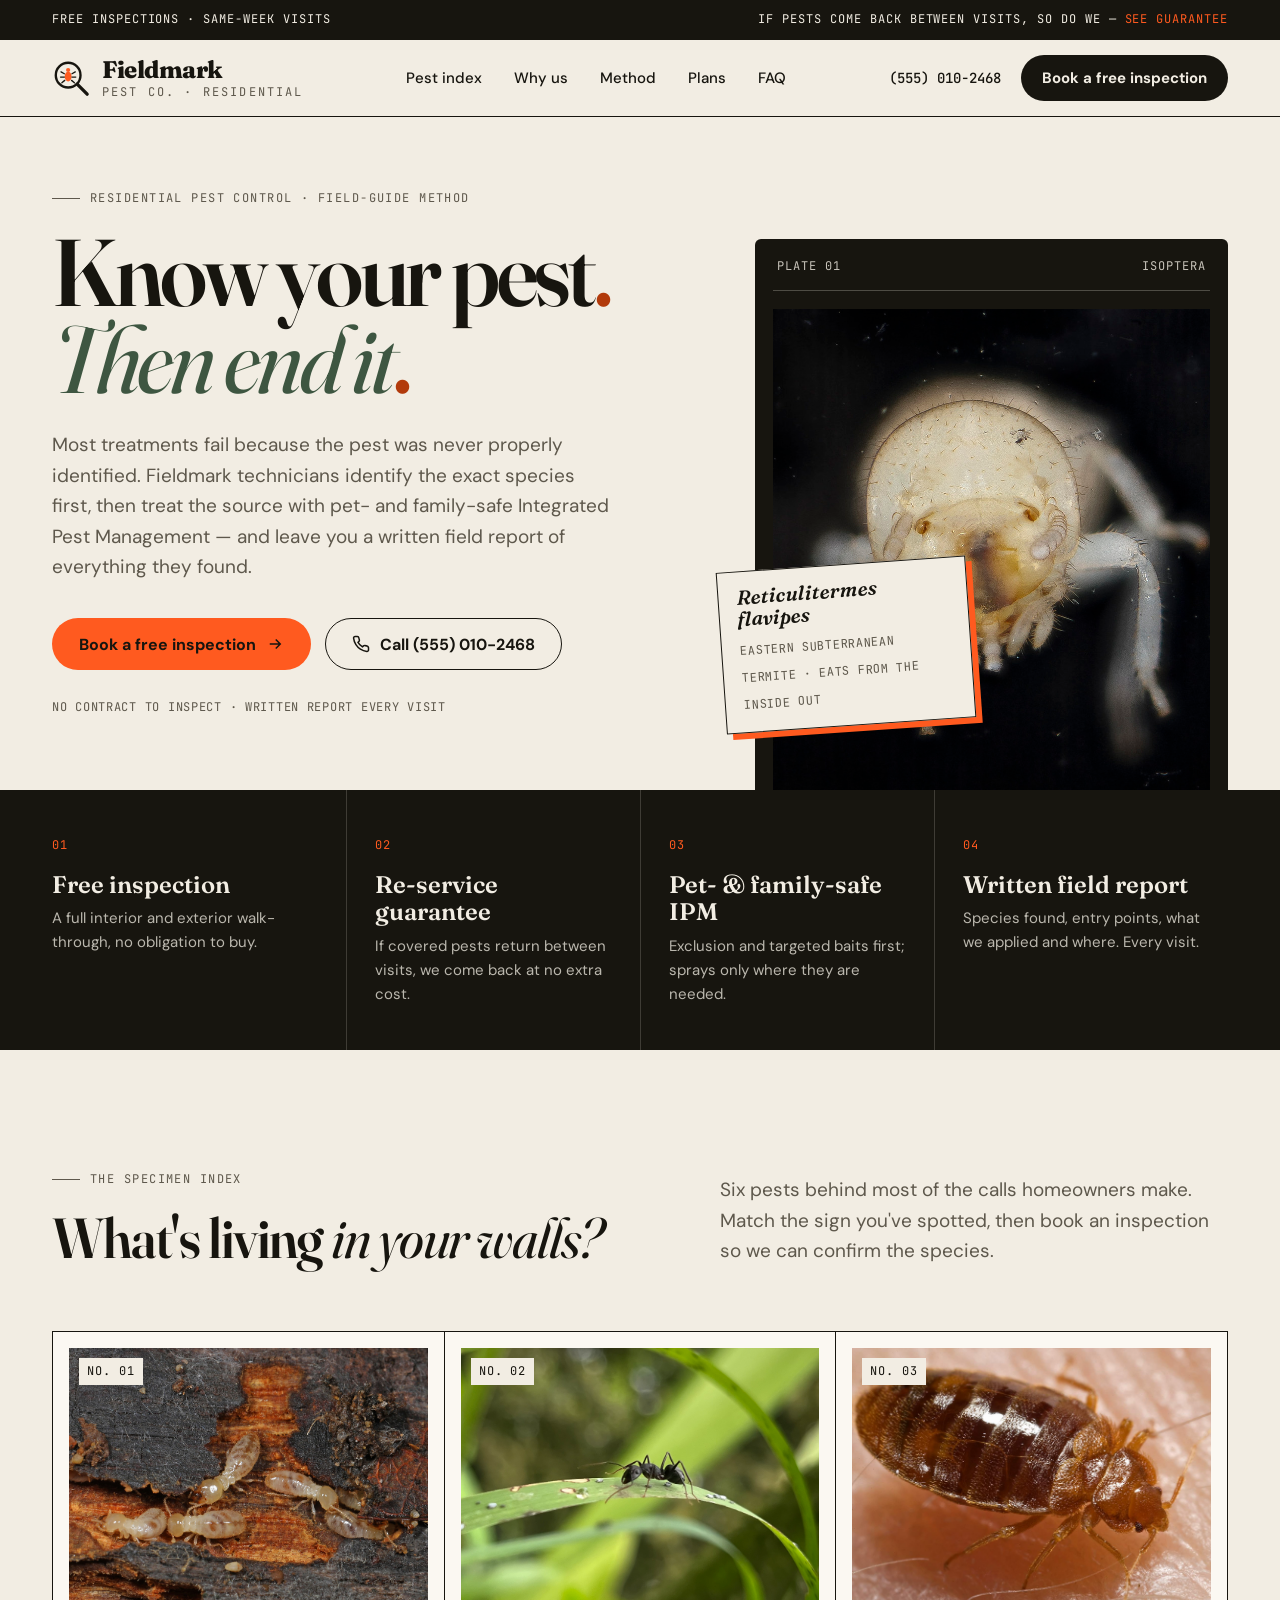
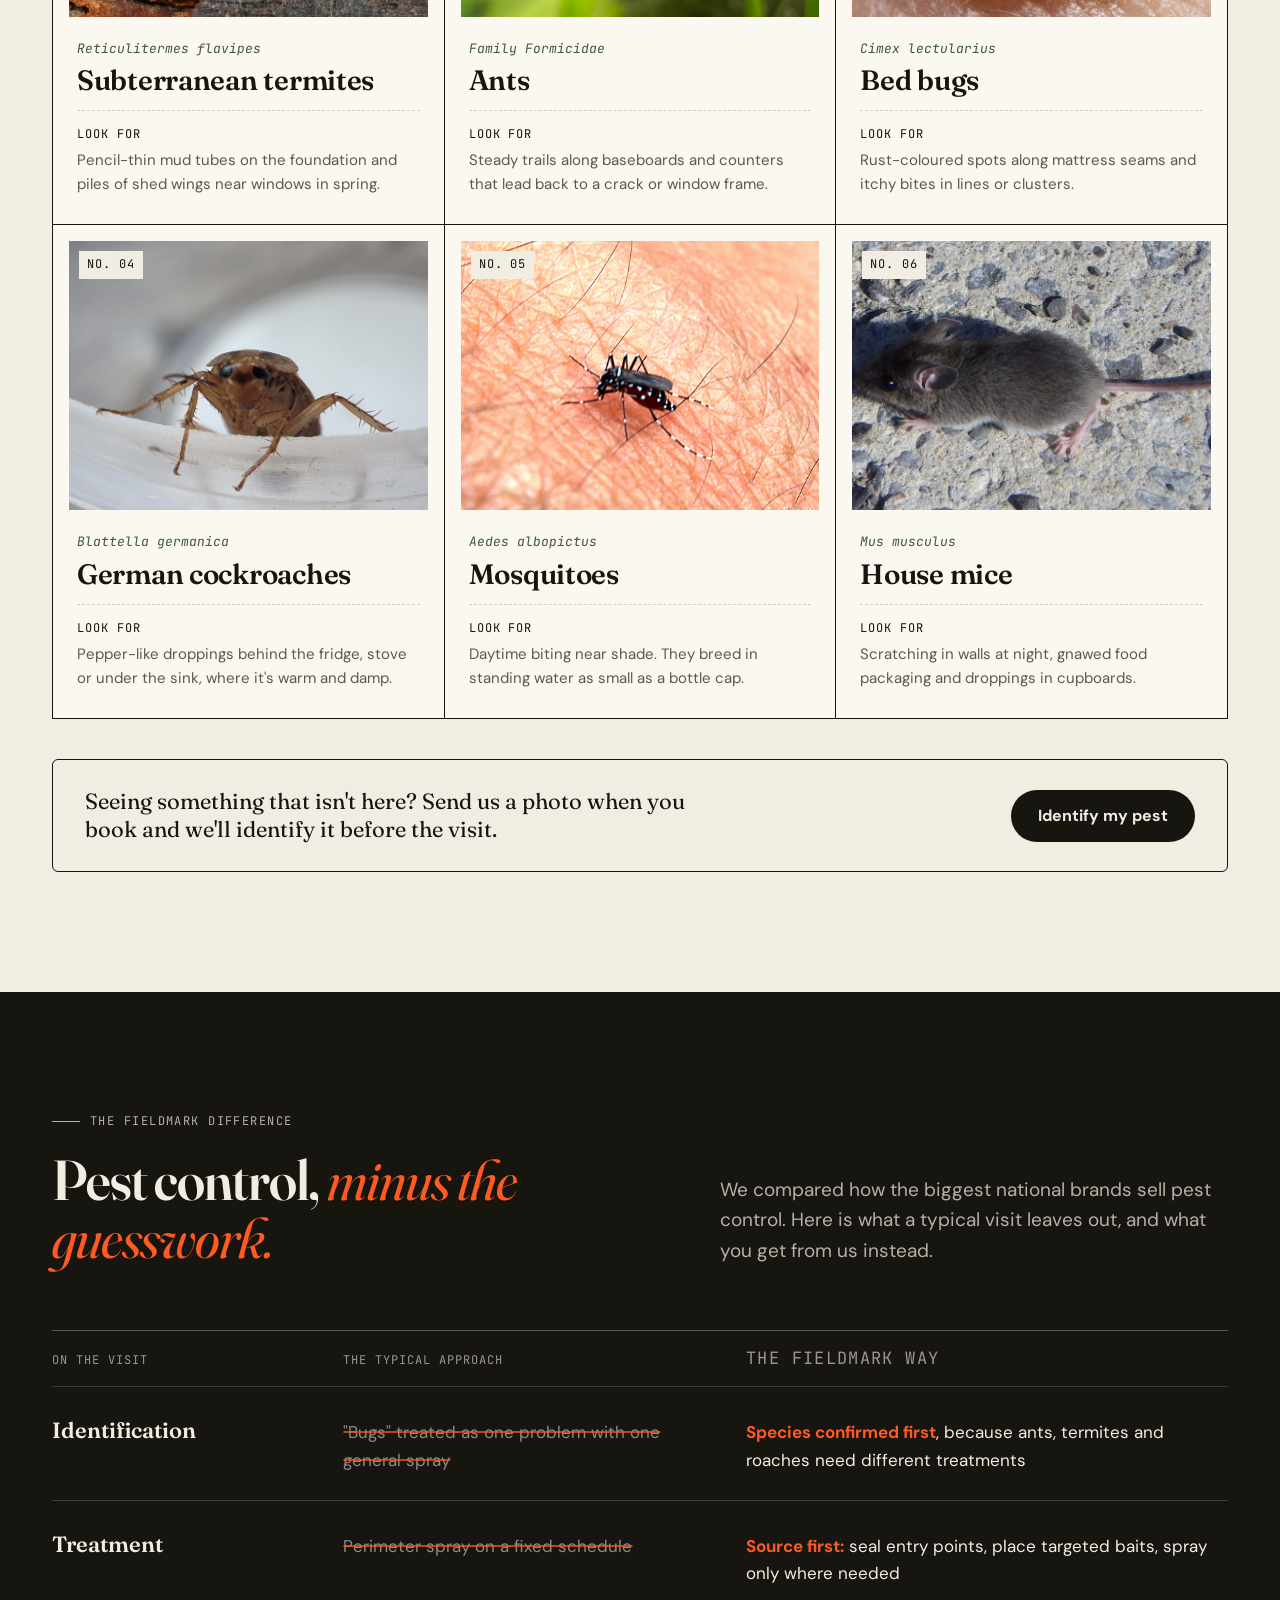
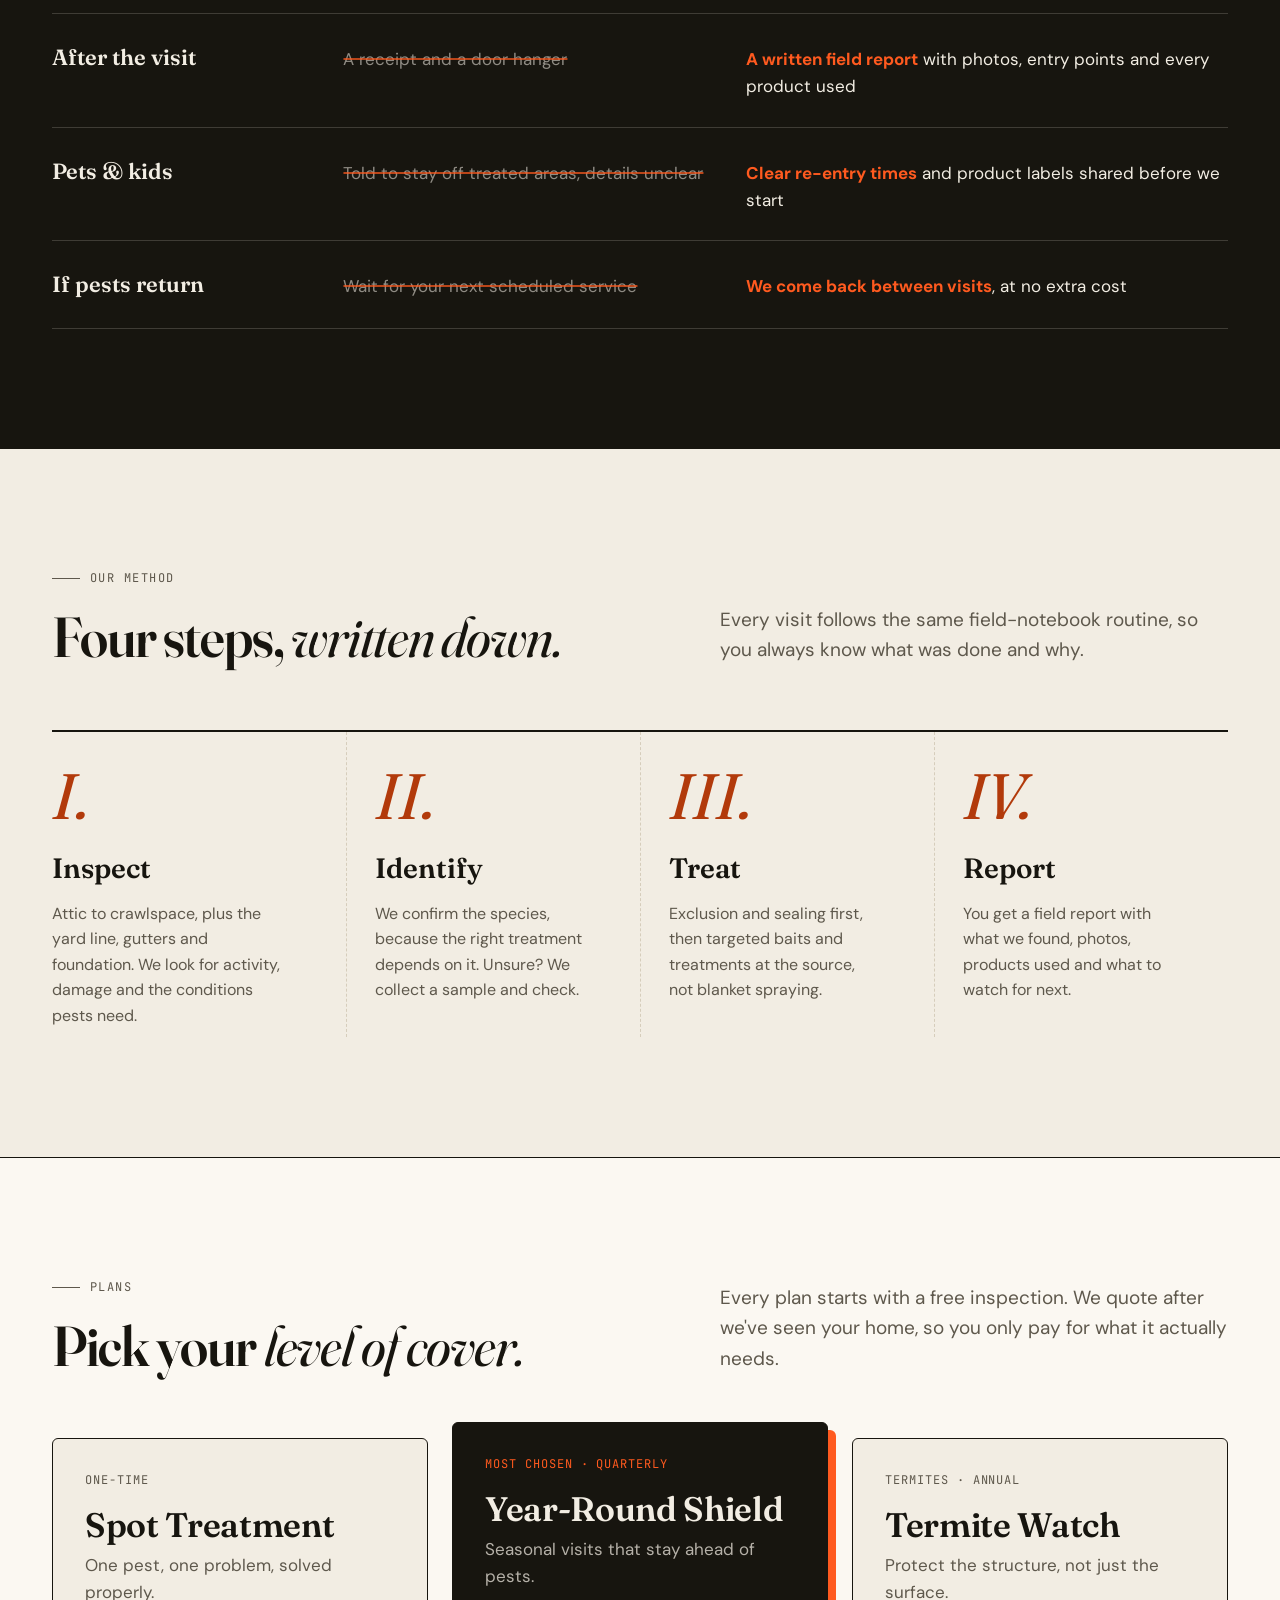
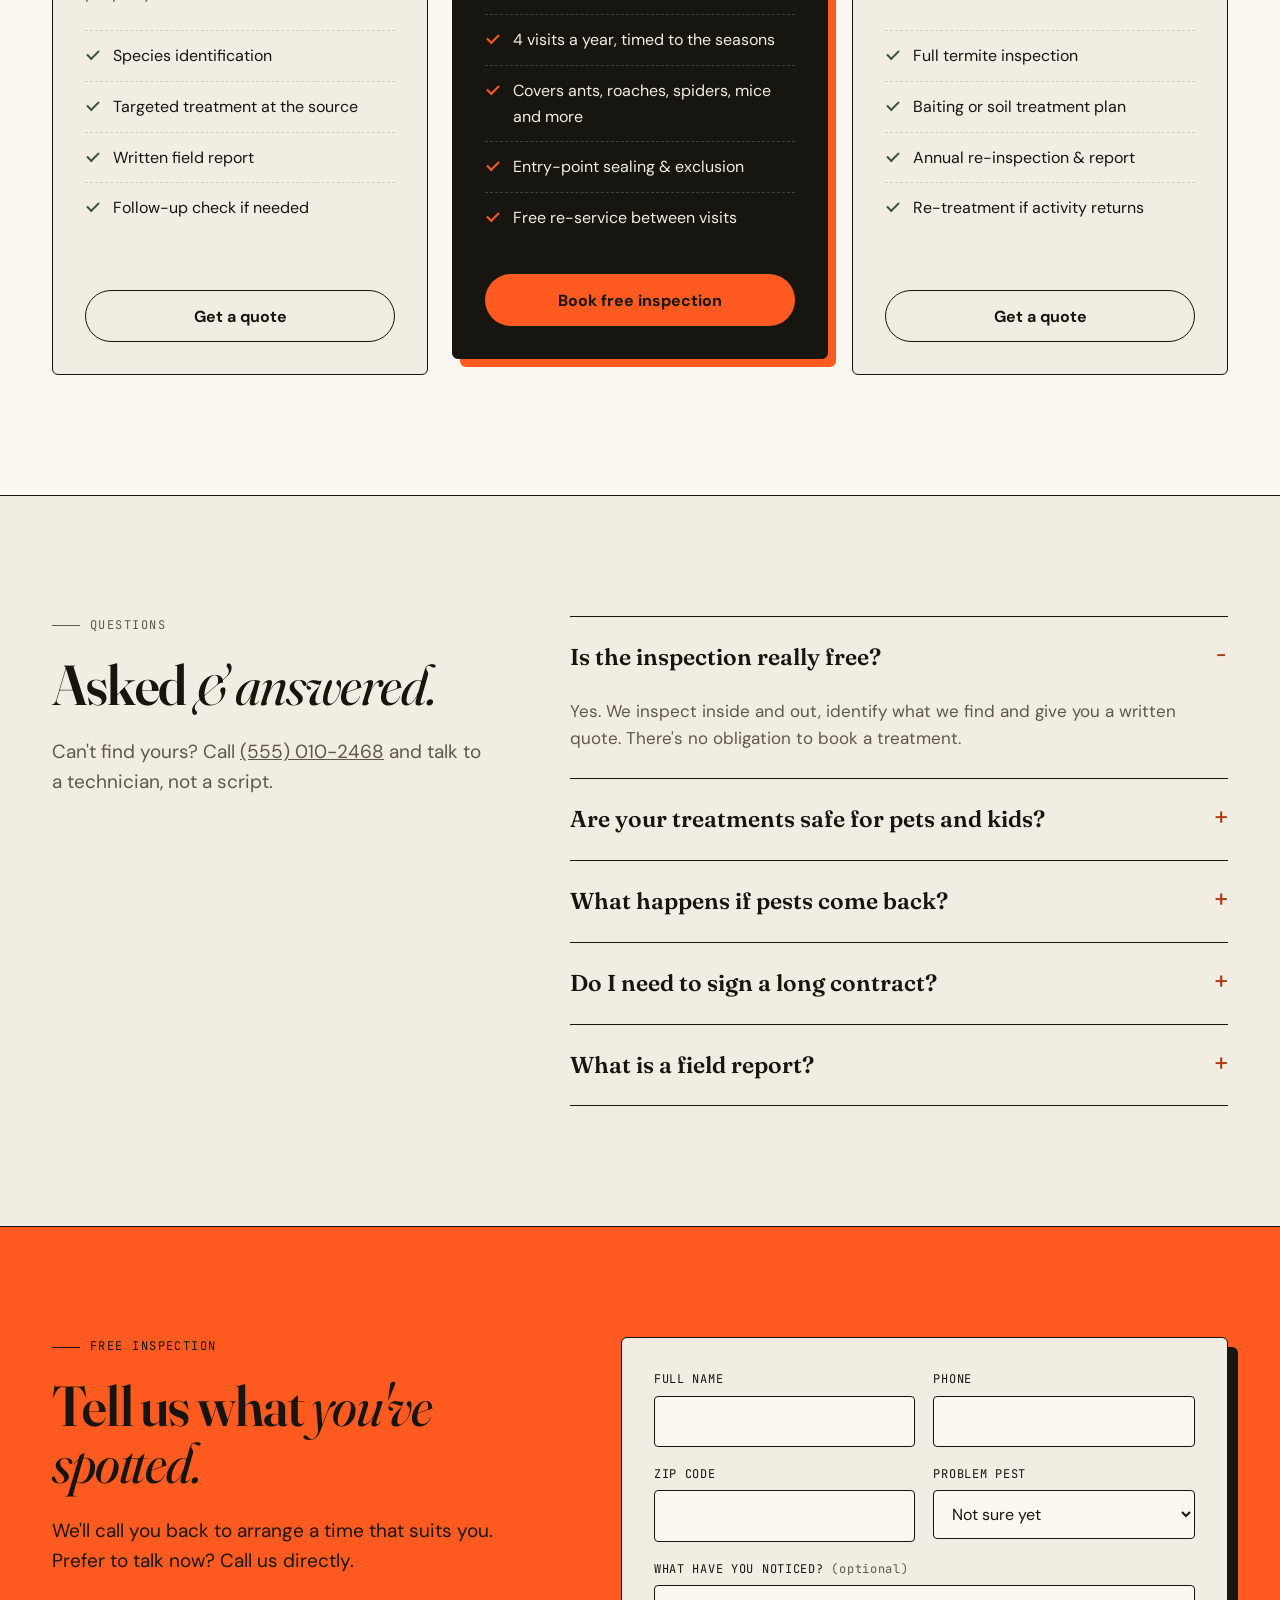
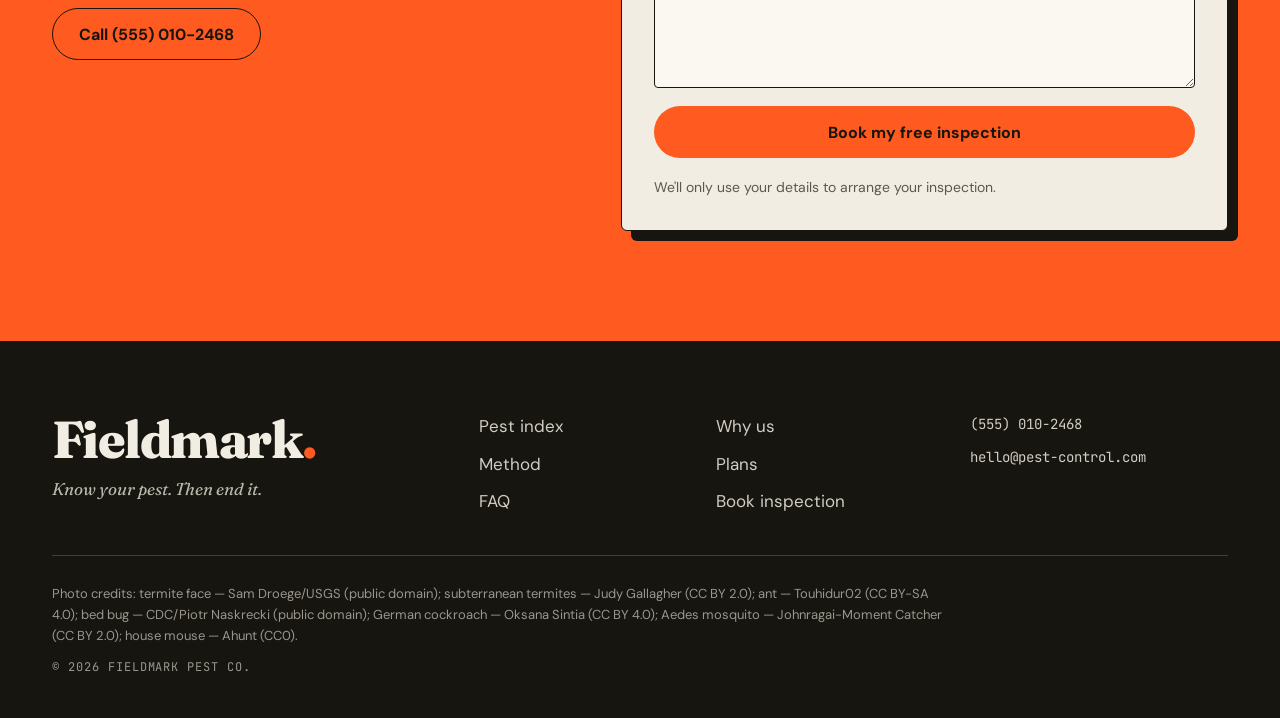
<file: index.html>
<!doctype html>
<html lang="en"><head><meta charset="utf-8"><meta content="width=device-width, initial-scale=1" name="viewport"><title>Fieldmark Pest Co. — Know your pest. Then end it.</title><link href="https://fonts.googleapis.com/css2?family=Fraunces:ital,opsz,wght@0,9..144,400;0,9..144,600;0,9..144,800;1,9..144,400;1,9..144,600&family=DM+Sans:wght@400;500;700&family=JetBrains+Mono:wght@400;500&family=Bricolage+Grotesque:wght@400;500;600;700;800&display=swap" rel="stylesheet"><meta data-builder-meta="" content="Science-first residential pest control. Free inspections, species identification, pet-safe IPM treatment and a written field report after every visit." name="description"><meta data-builder-meta="" content="Fieldmark Pest Co. — Know your pest. Then end it." property="og:title"><meta data-builder-meta="" content="Science-first residential pest control. Free inspections, species identification, pet-safe IPM treatment and a written field report after every visit." property="og:description"><meta content="website" property="og:type"><meta content="assets/hero-termite-face.jpg" property="og:image"><link href="styles.css" rel="stylesheet"><link href="css/home-html.css" rel="stylesheet"></head><body><div class="topbar"><div class="wrap"><p class="mono">Free inspections · Same-week visits</p><p class="mono hide-sm">If pests come back between visits, so do we — <a href="#guarantee">see guarantee</a></p></div></div>
<header class="nav"><div class="wrap">
<a class="brand" href="#top" aria-label="Fieldmark Pest Co. home"><svg viewBox="0 0 40 40" fill="none" aria-hidden="true"><circle cx="17" cy="17" r="13" stroke="#17150F" stroke-width="2.5" /><path d="M26.5 26.5 37 37" stroke="#17150F" stroke-width="3.5" stroke-linecap="round" /><ellipse cx="17" cy="18.5" rx="3.6" ry="5.2" fill="#FF5A1F" /><circle cx="17" cy="11.6" r="2.2" fill="#FF5A1F" /><path d="M13 15.5 9.5 13.5M13 19h-4M13.4 22.5l-3 2.5M21 15.5l3.5-2M21 19h4M20.6 22.5l3 2.5" stroke="#17150F" stroke-width="1.4" stroke-linecap="round" /></svg><span class="brand-name">Fieldmark<small>Pest Co. · Residential</small></span></a>
<ul class="nav-links"><li><a href="#pests">Pest index</a></li><li><a href="#difference">Why us</a></li><li><a href="#method">Method</a></li><li><a href="#plans">Plans</a></li><li><a href="#faq">FAQ</a></li></ul>
<div class="nav-cta"><a class="nav-phone" href="tel:+15550102468">(555) 010-2468</a><a class="btn btn-ink" href="#book">Book a free inspection</a></div>
</div></header>
<section class="hero" id="top"><div class="wrap hero-grid">
<div class="hero-copy">
<p class="eyebrow">Residential pest control · Field-guide method</p>
<h1 class="hero-title">Know your pest<span class="dot">.</span><br><em>Then end it</em><span class="dot">.</span></h1>
<p class="lede">Most treatments fail because the pest was never properly identified. Fieldmark technicians identify the exact species first, then treat the source with pet- and family-safe Integrated Pest Management — and leave you a written field report of everything they found.</p>
<div class="hero-actions"><a class="btn btn-accent" href="#book">Book a free inspection <svg viewBox="0 0 24 24" fill="none" stroke="currentColor" stroke-width="2" aria-hidden="true"><path d="M5 12h14M13 6l6 6-6 6" /></svg></a><a class="btn btn-line" href="tel:+15550102468"><svg viewBox="0 0 24 24" fill="none" stroke="currentColor" stroke-width="2" aria-hidden="true"><path d="M22 16.9v3a2 2 0 0 1-2.2 2 19.8 19.8 0 0 1-8.6-3.1 19.5 19.5 0 0 1-6-6A19.8 19.8 0 0 1 2.1 4.2 2 2 0 0 1 4.1 2h3a2 2 0 0 1 2 1.7c.1.9.4 1.8.7 2.7a2 2 0 0 1-.5 2.1L8 9.8a16 16 0 0 0 6 6l1.3-1.3a2 2 0 0 1 2.1-.4c.9.3 1.8.6 2.7.7a2 2 0 0 1 1.7 2z" /></svg>Call (555) 010-2468</a></div>
<p class="hero-note">No contract to inspect · Written report every visit</p>
</div>
<div class="plate">
<div class="plate-head mono"><span>Plate 01</span><span>Isoptera</span></div>
<img src="assets/hero-termite-face.jpg" alt="Macro photograph of an eastern subterranean termite worker, face-on against a black background">
<div class="plate-tag"><b>Reticulitermes flavipes</b><span>Eastern subterranean termite · eats from the inside out</span></div>
</div>
</div></section><section class="promises" aria-label="Our promises"><h2 class="sr-only">Our promises to every customer</h2><div class="wrap promise-grid">
<div class="promise"><span class="promise-n">01</span><h3>Free inspection</h3><p>A full interior and exterior walk-through, no obligation to buy.</p></div>
<div class="promise" id="guarantee"><span class="promise-n">02</span><h3>Re-service guarantee</h3><p>If covered pests return between visits, we come back at no extra cost.</p></div>
<div class="promise"><span class="promise-n">03</span><h3>Pet- &amp; family-safe IPM</h3><p>Exclusion and targeted baits first; sprays only where they are needed.</p></div>
<div class="promise"><span class="promise-n">04</span><h3>Written field report</h3><p>Species found, entry points, what we applied and where. Every visit.</p></div>
</div></section>
<section class="section pests" id="pests"><div class="wrap">
<div class="sec-head"><div><p class="eyebrow">The specimen index</p><h2 class="h2">What's living <em>in your walls?</em></h2></div><p class="lede">Six pests behind most of the calls homeowners make. Match the sign you've spotted, then book an inspection so we can confirm the species.</p></div>
<div class="spec-grid">
<article class="spec"><div class="spec-img"><img src="assets/spec-termite.jpg" alt="Eastern subterranean termite workers in damaged wood"><span class="spec-no mono">No. 01</span></div><div class="spec-body"><p class="spec-latin">Reticulitermes flavipes</p><h3>Subterranean termites</h3><p class="spec-sign"><span class="mono">Look for</span>Pencil-thin mud tubes on the foundation and piles of shed wings near windows in spring.</p></div></article>
<article class="spec"><div class="spec-img"><img src="assets/spec-ant.jpg" alt="Black ant walking along a blade of grass"><span class="spec-no mono">No. 02</span></div><div class="spec-body"><p class="spec-latin">Family Formicidae</p><h3>Ants</h3><p class="spec-sign"><span class="mono">Look for</span>Steady trails along baseboards and counters that lead back to a crack or window frame.</p></div></article>
<article class="spec"><div class="spec-img"><img src="assets/spec-bedbug.jpg" alt="Close-up of a bed bug on human skin"><span class="spec-no mono">No. 03</span></div><div class="spec-body"><p class="spec-latin">Cimex lectularius</p><h3>Bed bugs</h3><p class="spec-sign"><span class="mono">Look for</span>Rust-coloured spots along mattress seams and itchy bites in lines or clusters.</p></div></article>
<article class="spec"><div class="spec-img"><img src="assets/spec-cockroach.jpg" alt="German cockroach on the rim of a white container"><span class="spec-no mono">No. 04</span></div><div class="spec-body"><p class="spec-latin">Blattella germanica</p><h3>German cockroaches</h3><p class="spec-sign"><span class="mono">Look for</span>Pepper-like droppings behind the fridge, stove or under the sink, where it's warm and damp.</p></div></article>
<article class="spec"><div class="spec-img"><img src="assets/spec-mosquito.jpg" alt="Black and white striped Aedes mosquito biting skin"><span class="spec-no mono">No. 05</span></div><div class="spec-body"><p class="spec-latin">Aedes albopictus</p><h3>Mosquitoes</h3><p class="spec-sign"><span class="mono">Look for</span>Daytime biting near shade. They breed in standing water as small as a bottle cap.</p></div></article>
<article class="spec"><div class="spec-img"><img src="assets/spec-mouse.jpg" alt="House mouse on a concrete surface"><span class="spec-no mono">No. 06</span></div><div class="spec-body"><p class="spec-latin">Mus musculus</p><h3>House mice</h3><p class="spec-sign"><span class="mono">Look for</span>Scratching in walls at night, gnawed food packaging and droppings in cupboards.</p></div></article>
</div>
<div class="pests-foot"><p>Seeing something that isn't here? Send us a photo when you book and we'll identify it before the visit.</p><a class="btn btn-ink" href="#book">Identify my pest</a></div>
</div></section><section class="section diff" id="difference"><div class="wrap">
<div class="sec-head"><div><p class="eyebrow">The Fieldmark difference</p><h2 class="h2">Pest control, <em>minus the guesswork.</em></h2></div><p class="lede">We compared how the biggest national brands sell pest control. Here is what a typical visit leaves out, and what you get from us instead.</p></div>
<div class="diff-table" role="table" aria-label="Typical pest control compared with Fieldmark">
<div class="diff-row diff-headrow" role="row"><span role="columnheader" class="mono">On the visit</span><span role="columnheader" class="mono">The typical approach</span><span role="columnheader" class="mono">The Fieldmark way</span></div>
<div class="diff-row" role="row"><span role="rowheader">Identification</span><span role="cell">"Bugs" treated as one problem with one general spray</span><span role="cell"><b>Species confirmed first</b>, because ants, termites and roaches need different treatments</span></div>
<div class="diff-row" role="row"><span role="rowheader">Treatment</span><span role="cell">Perimeter spray on a fixed schedule</span><span role="cell"><b>Source first:</b> seal entry points, place targeted baits, spray only where needed</span></div>
<div class="diff-row" role="row"><span role="rowheader">After the visit</span><span role="cell">A receipt and a door hanger</span><span role="cell"><b>A written field report</b> with photos, entry points and every product used</span></div>
<div class="diff-row" role="row"><span role="rowheader">Pets &amp; kids</span><span role="cell">Told to stay off treated areas, details unclear</span><span role="cell"><b>Clear re-entry times</b> and product labels shared before we start</span></div>
<div class="diff-row" role="row"><span role="rowheader">If pests return</span><span role="cell">Wait for your next scheduled service</span><span role="cell"><b>We come back between visits</b>, at no extra cost</span></div>
</div>
</div></section>
<section class="section method" id="method"><div class="wrap">
<div class="sec-head"><div><p class="eyebrow">Our method</p><h2 class="h2">Four steps, <em>written down.</em></h2></div><p class="lede">Every visit follows the same field-notebook routine, so you always know what was done and why.</p></div>
<ol class="steps">
<li class="step"><span class="step-n">I.</span><h3>Inspect</h3><p>Attic to crawlspace, plus the yard line, gutters and foundation. We look for activity, damage and the conditions pests need.</p></li>
<li class="step"><span class="step-n">II.</span><h3>Identify</h3><p>We confirm the species, because the right treatment depends on it. Unsure? We collect a sample and check.</p></li>
<li class="step"><span class="step-n">III.</span><h3>Treat</h3><p>Exclusion and sealing first, then targeted baits and treatments at the source, not blanket spraying.</p></li>
<li class="step"><span class="step-n">IV.</span><h3>Report</h3><p>You get a field report with what we found, photos, products used and what to watch for next.</p></li>
</ol>
</div></section>
<section class="section plans" id="plans"><div class="wrap">
<div class="sec-head"><div><p class="eyebrow">Plans</p><h2 class="h2">Pick your <em>level of cover.</em></h2></div><p class="lede">Every plan starts with a free inspection. We quote after we've seen your home, so you only pay for what it actually needs.</p></div>
<div class="plan-grid">
<article class="plan"><p class="mono plan-tag">One-time</p><h3>Spot Treatment</h3><p class="plan-desc">One pest, one problem, solved properly.</p><ul><li>Species identification</li><li>Targeted treatment at the source</li><li>Written field report</li><li>Follow-up check if needed</li></ul><a class="btn btn-line" href="#book">Get a quote</a></article>
<article class="plan plan-feat"><p class="mono plan-tag">Most chosen · Quarterly</p><h3>Year-Round Shield</h3><p class="plan-desc">Seasonal visits that stay ahead of pests.</p><ul><li>4 visits a year, timed to the seasons</li><li>Covers ants, roaches, spiders, mice and more</li><li>Entry-point sealing &amp; exclusion</li><li>Free re-service between visits</li></ul><a class="btn btn-accent" href="#book">Book free inspection</a></article>
<article class="plan"><p class="mono plan-tag">Termites · Annual</p><h3>Termite Watch</h3><p class="plan-desc">Protect the structure, not just the surface.</p><ul><li>Full termite inspection</li><li>Baiting or soil treatment plan</li><li>Annual re-inspection &amp; report</li><li>Re-treatment if activity returns</li></ul><a class="btn btn-line" href="#book">Get a quote</a></article>
</div>
</div></section><section class="section faq" id="faq"><div class="wrap faq-grid">
<div><p class="eyebrow">Questions</p><h2 class="h2">Asked <em>&amp; answered.</em></h2><p class="lede">Can't find yours? Call <a href="tel:+15550102468">(555) 010-2468</a> and talk to a technician, not a script.</p></div>
<div class="faq-list">
<details open><summary>Is the inspection really free?</summary><p>Yes. We inspect inside and out, identify what we find and give you a written quote. There's no obligation to book a treatment.</p></details>
<details><summary>Are your treatments safe for pets and kids?</summary><p>We follow Integrated Pest Management: sealing entry points and using targeted baits first, and applying products only where they're needed. Before we start, we tell you exactly what we'll use and how long to keep pets and children away from treated areas.</p></details>
<details><summary>What happens if pests come back?</summary><p>On a recurring plan, if covered pests return between scheduled visits, we come back and re-treat at no extra cost.</p></details>
<details><summary>Do I need to sign a long contract?</summary><p>No. One-time treatments have no ongoing commitment, and recurring plans are explained in full at your inspection before you agree to anything.</p></details>
<details><summary>What is a field report?</summary><p>A written summary after every visit: the species we found, photos of activity and entry points, products applied and where, and what to watch for before the next visit.</p></details>
</div>
</div></section>
<section class="book" id="book"><div class="wrap book-grid">
<div class="book-copy"><p class="eyebrow">Free inspection</p><h2 class="h2">Tell us what <em>you've spotted.</em></h2><p class="lede">We'll call you back to arrange a time that suits you. Prefer to talk now? Call us directly.</p><a class="btn btn-line" href="tel:+15550102468">Call (555) 010-2468</a></div>
<form class="book-form" method="post" action="#book">
<div class="field"><label for="f-name">Full name</label><input id="f-name" name="name" type="text" autocomplete="name" required></div>
<div class="field"><label for="f-phone">Phone</label><input id="f-phone" name="phone" type="tel" autocomplete="tel" required></div>
<div class="field"><label for="f-zip">ZIP code</label><input id="f-zip" name="zip" type="text" inputmode="numeric" autocomplete="postal-code" required></div>
<div class="field"><label for="f-pest">Problem pest</label><select id="f-pest" name="pest"><option>Not sure yet</option><option>Termites</option><option>Ants</option><option>Bed bugs</option><option>Cockroaches</option><option>Mosquitoes</option><option>Mice or rats</option><option>Something else</option></select></div>
<div class="field field-wide"><label for="f-notes">What have you noticed? <span>(optional)</span></label><textarea id="f-notes" name="notes" rows="3"></textarea></div>
<button class="btn btn-accent field-wide" type="submit">Book my free inspection</button>
<p class="form-note field-wide">We'll only use your details to arrange your inspection.</p>
</form>
</div></section>
<footer class="foot"><div class="wrap">
<div class="foot-top">
<div><p class="foot-brand">Fieldmark<span>.</span></p><p class="foot-tag">Know your pest. Then end it.</p></div>
<nav aria-label="Footer"><ul class="foot-links"><li><a href="#pests">Pest index</a></li><li><a href="#difference">Why us</a></li><li><a href="#method">Method</a></li><li><a href="#plans">Plans</a></li><li><a href="#faq">FAQ</a></li><li><a href="#book">Book inspection</a></li></ul></nav>
<div class="foot-contact"><a href="tel:+15550102468">(555) 010-2468</a><a href="mailto:hello@pest-control.com">hello@pest-control.com</a></div>
</div>
<p class="credits">Photo credits: termite face — Sam Droege/USGS (public domain); subterranean termites — Judy Gallagher (CC BY 2.0); ant — Touhidur02 (CC BY-SA 4.0); bed bug — CDC/Piotr Naskrecki (public domain); German cockroach — Oksana Sintia (CC BY 4.0); Aedes mosquito — Johnragai-Moment Catcher (CC BY 2.0); house mouse — Ahunt (CC0).</p>
<p class="legal mono">© 2026 Fieldmark Pest Co.</p>
</div></footer>
<div class="sticky-bar"><a class="btn btn-line" href="tel:+15550102468">Call</a><a class="btn btn-accent" href="#book">Book free inspection</a></div></body></html>
</file>
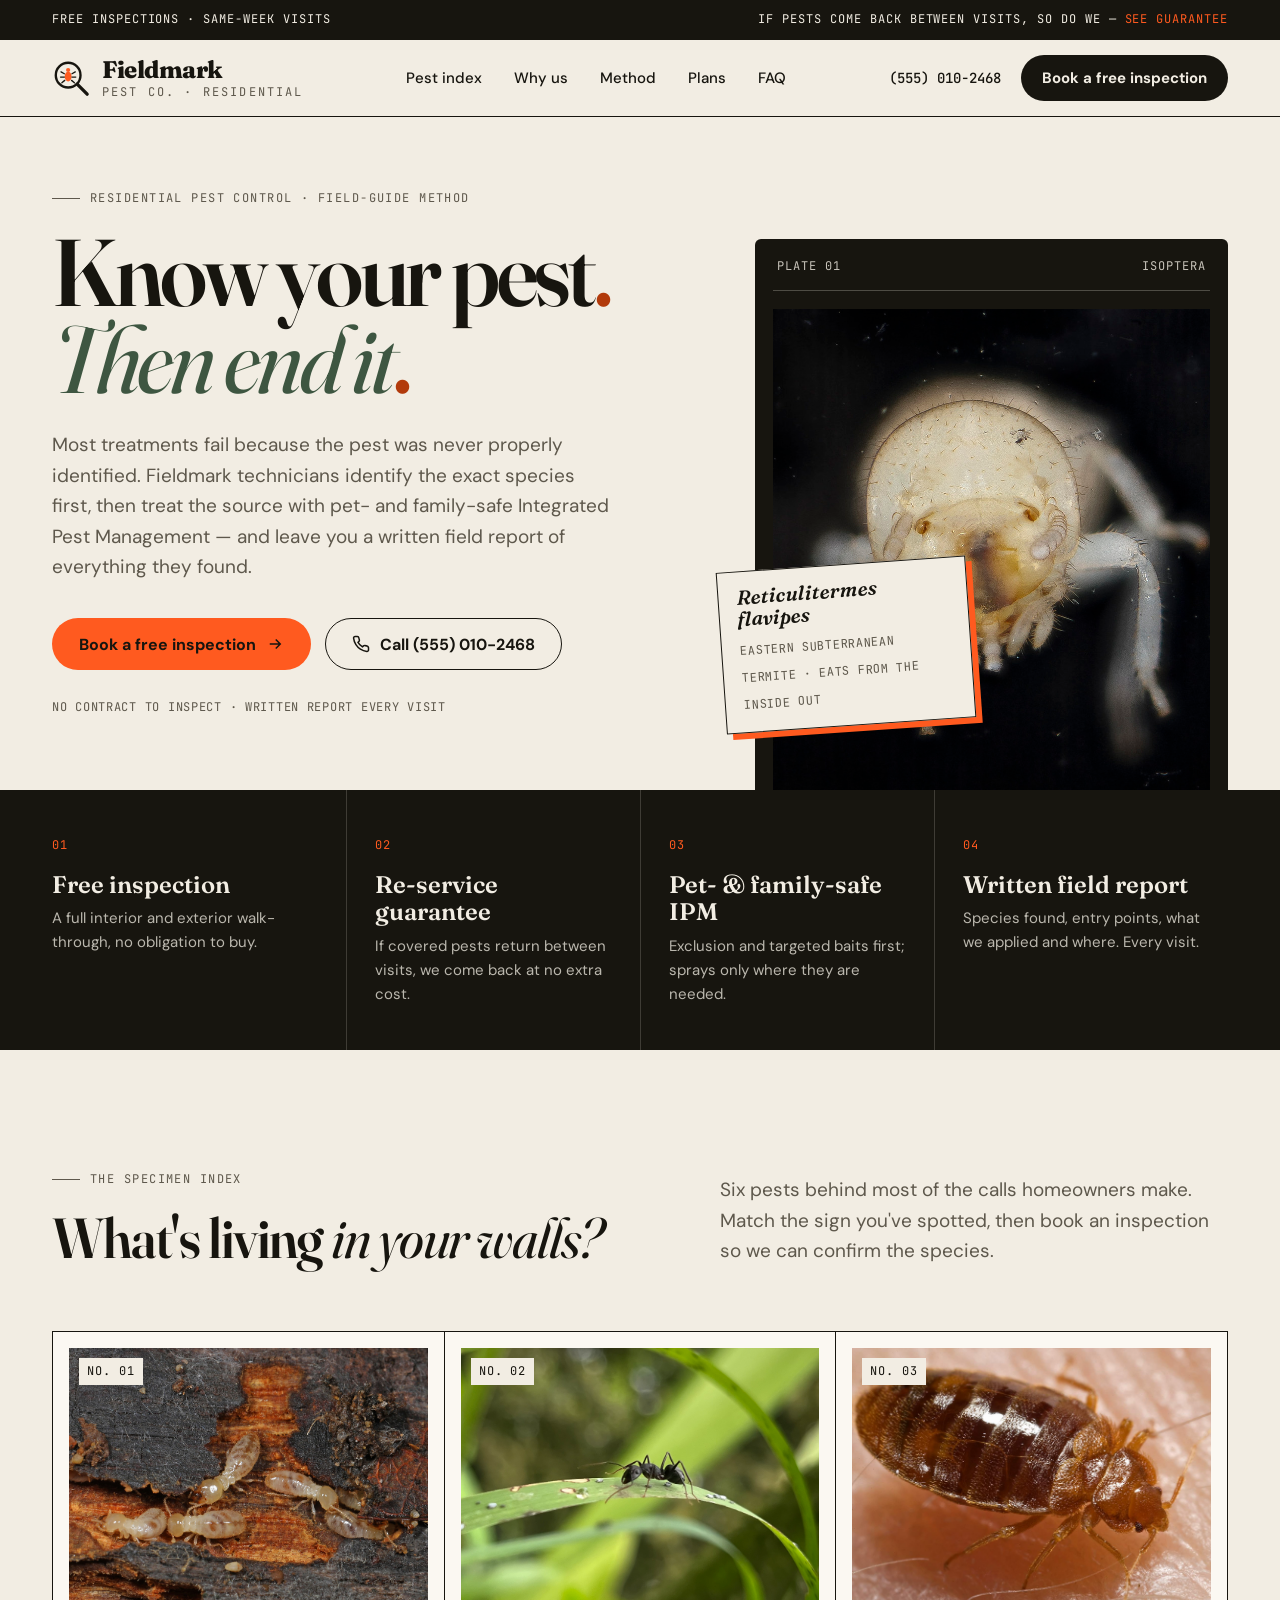
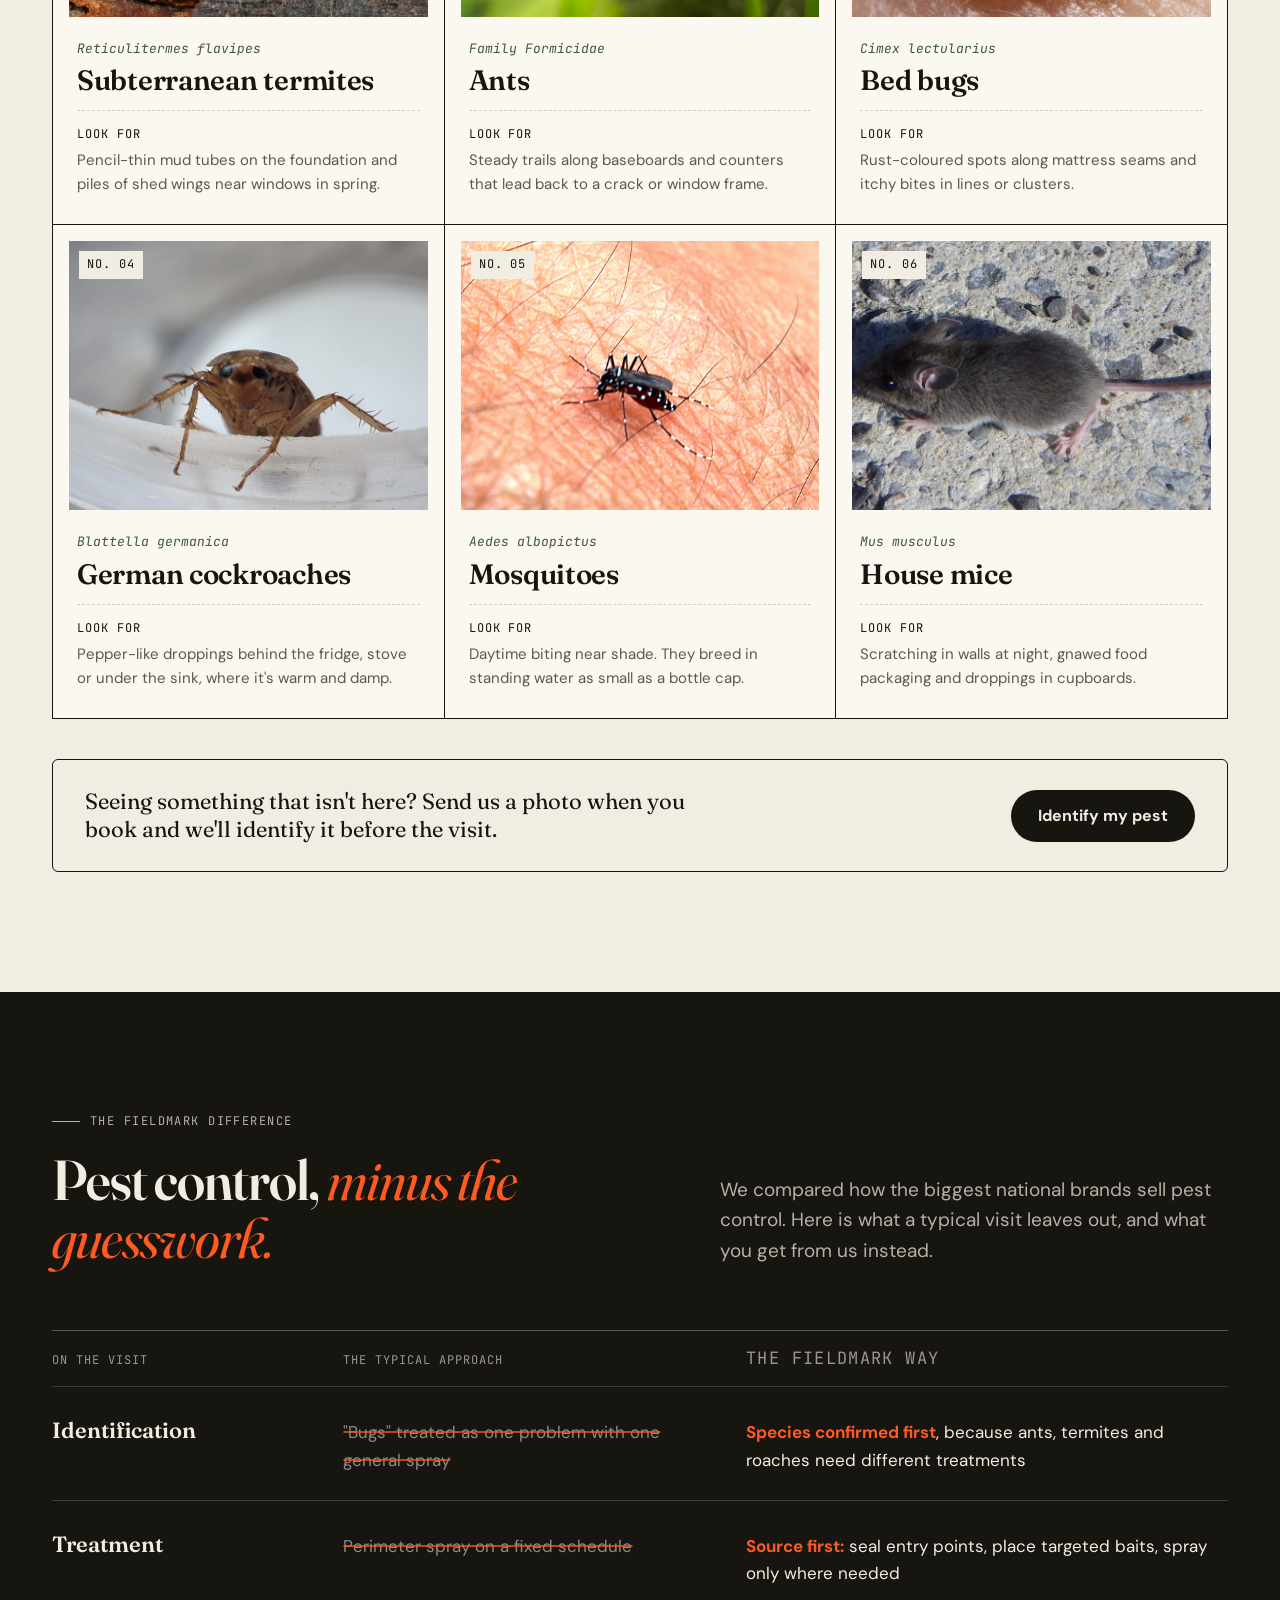
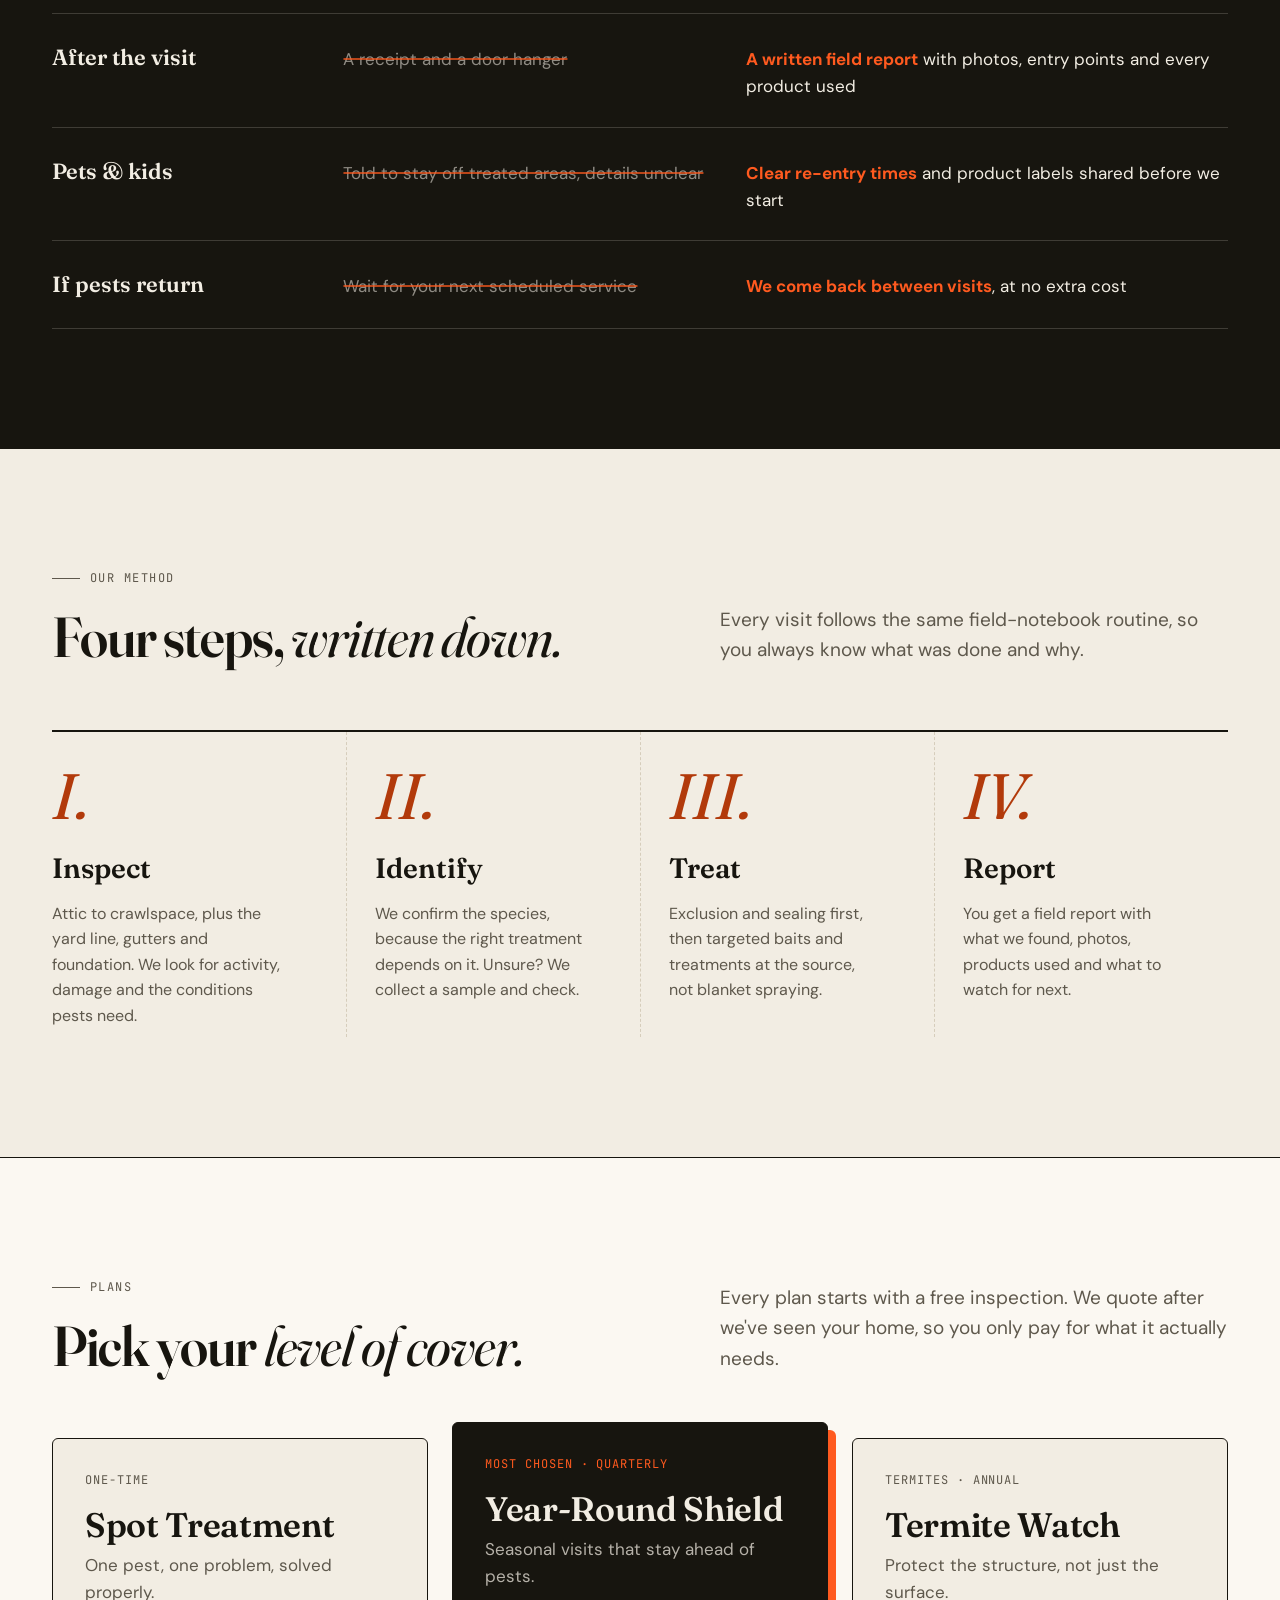
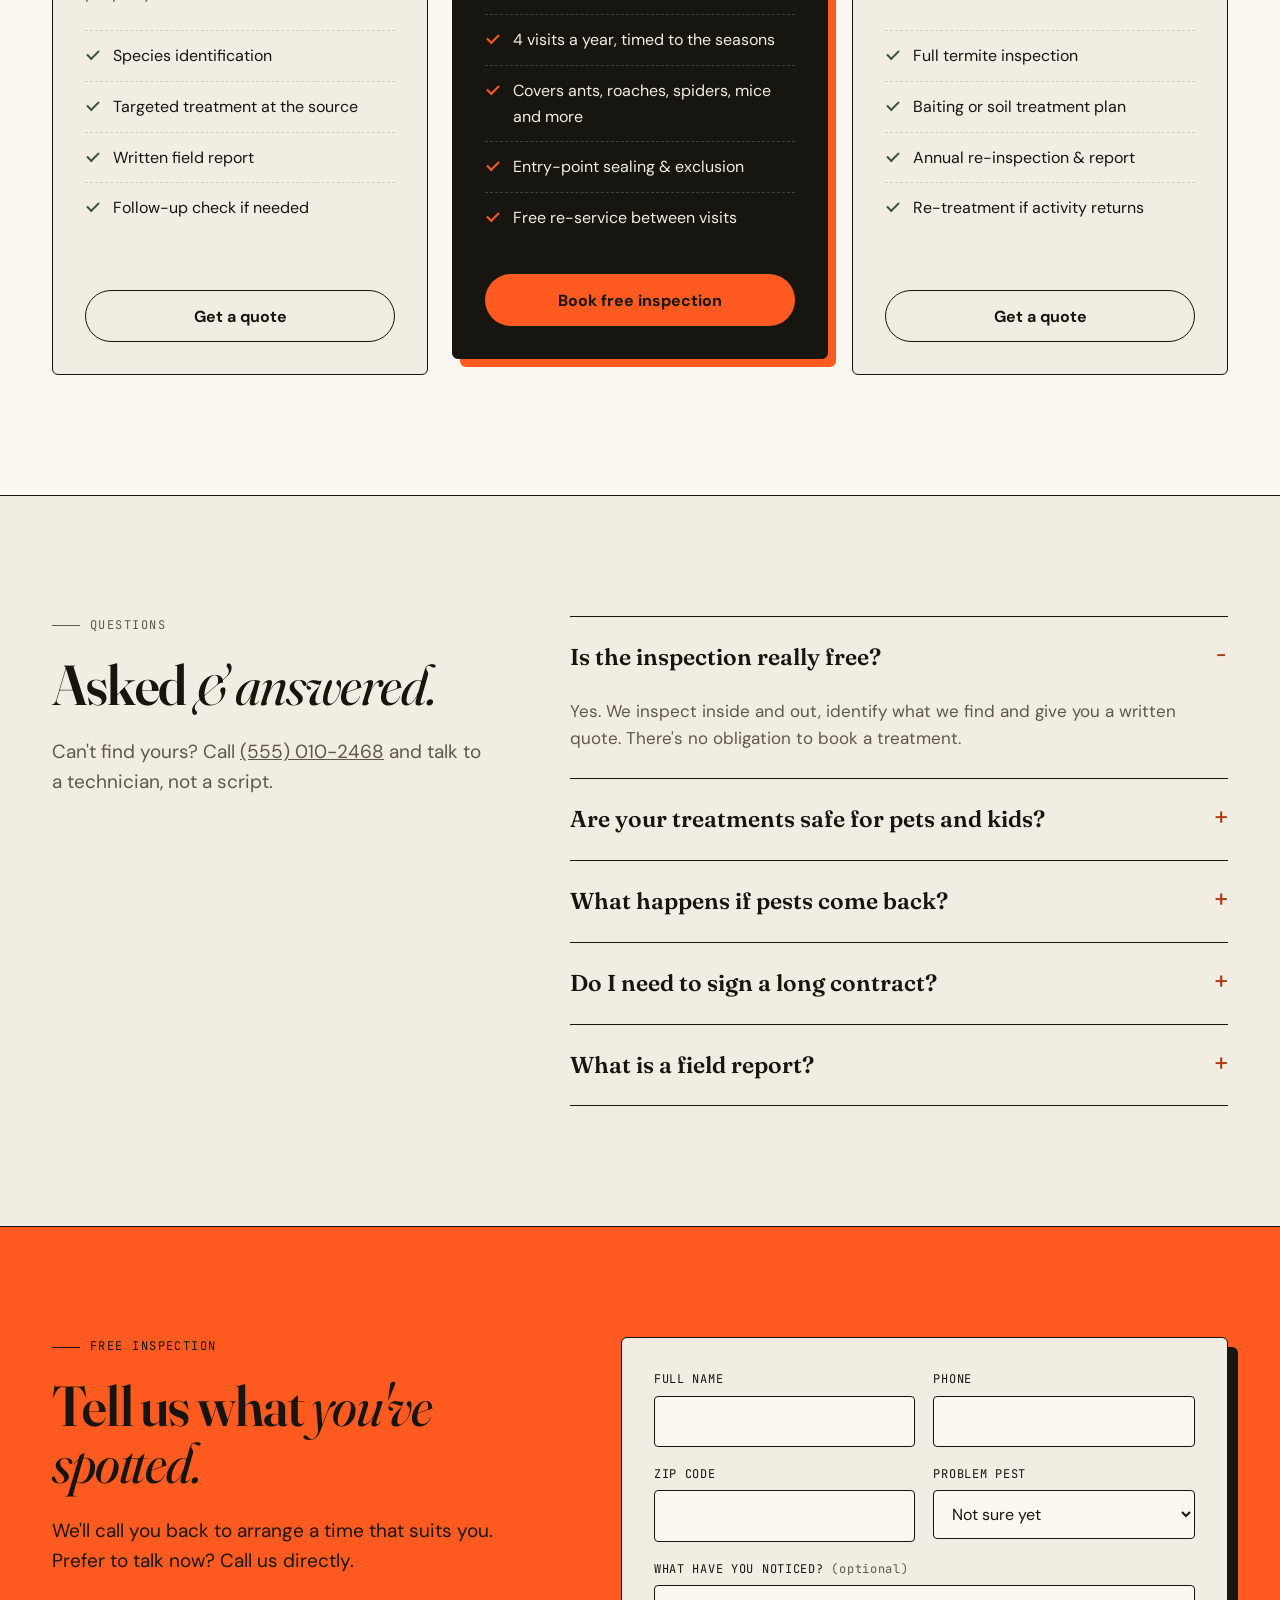
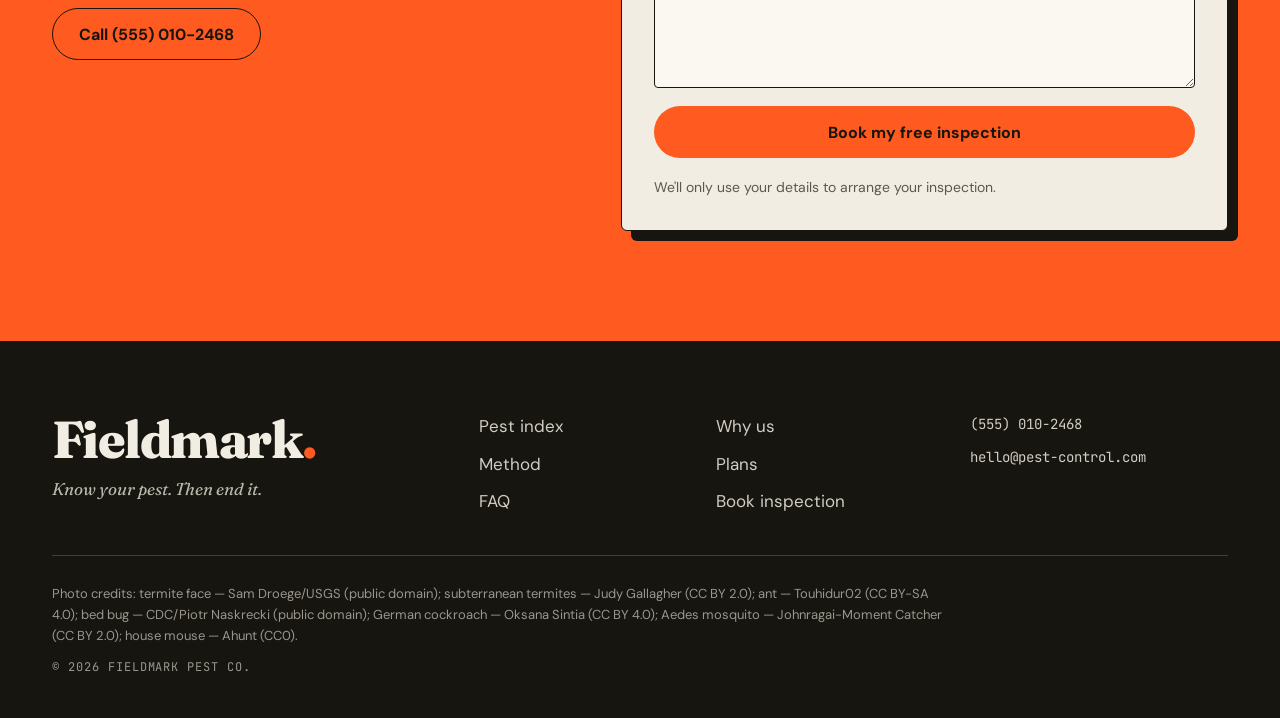
<file: home-html.v2.html>
<!doctype html>
<html lang="en"><head><meta charset="utf-8"><meta content="width=device-width, initial-scale=1" name="viewport"><title>Fieldmark Pest Co. — Know your pest. Then end it.</title><link href="https://fonts.googleapis.com/css2?family=Fraunces:ital,opsz,wght@0,9..144,400;0,9..144,600;0,9..144,800;1,9..144,400;1,9..144,600&family=DM+Sans:wght@400;500;700&family=JetBrains+Mono:wght@400;500&display=swap" rel="stylesheet"><meta data-builder-meta="" content="Science-first residential pest control. Free inspections, species identification, pet-safe IPM treatment and a written field report after every visit." name="description"><meta data-builder-meta="" content="Fieldmark Pest Co. — Know your pest. Then end it." property="og:title"><meta data-builder-meta="" content="Science-first residential pest control. Free inspections, species identification, pet-safe IPM treatment and a written field report after every visit." property="og:description"><meta content="website" property="og:type"><meta content="assets/hero-termite-face.jpg" property="og:image"><link href="styles.css" rel="stylesheet"><link href="css/home-html.v2.css" rel="stylesheet"></head><body><div class="topbar"><div class="wrap"><p class="mono">Free inspections · Same-week visits</p><p class="mono hide-sm">If pests come back between visits, so do we — <a href="#guarantee">see guarantee</a></p></div></div>
<header class="nav"><div class="wrap">
<a class="brand" href="#top" aria-label="Fieldmark Pest Co. home"><svg viewBox="0 0 40 40" fill="none" aria-hidden="true"><circle cx="17" cy="17" r="13" stroke="#17150F" stroke-width="2.5" /><path d="M26.5 26.5 37 37" stroke="#17150F" stroke-width="3.5" stroke-linecap="round" /><ellipse cx="17" cy="18.5" rx="3.6" ry="5.2" fill="#FF5A1F" /><circle cx="17" cy="11.6" r="2.2" fill="#FF5A1F" /><path d="M13 15.5 9.5 13.5M13 19h-4M13.4 22.5l-3 2.5M21 15.5l3.5-2M21 19h4M20.6 22.5l3 2.5" stroke="#17150F" stroke-width="1.4" stroke-linecap="round" /></svg><span class="brand-name">Fieldmark<small>Pest Co. · Residential</small></span></a>
<ul class="nav-links"><li><a href="#pests">Pest index</a></li><li><a href="#difference">Why us</a></li><li><a href="#method">Method</a></li><li><a href="#plans">Plans</a></li><li><a href="#faq">FAQ</a></li></ul>
<div class="nav-cta"><a class="nav-phone" href="tel:+15550102468">(555) 010-2468</a><a class="btn btn-ink" href="#book">Book a free inspection</a></div>
</div></header>
<section class="hero" id="top"><div class="wrap hero-grid">
<div class="hero-copy">
<p class="eyebrow">Residential pest control · Field-guide method</p>
<h1 class="hero-title">Know your pest<span class="dot">.</span><br><em>Then end it</em><span class="dot">.</span></h1>
<p class="lede">Most treatments fail because the pest was never properly identified. Fieldmark technicians identify the exact species first, then treat the source with pet- and family-safe Integrated Pest Management — and leave you a written field report of everything they found.</p>
<div class="hero-actions"><a id="btn" class="btn btn-accent" href="#book">Book a free inspection <svg viewBox="0 0 24 24" fill="none" stroke="currentColor" stroke-width="2" aria-hidden="true"><path d="M5 12h14M13 6l6 6-6 6" /></svg></a><a class="btn btn-line" href="tel:+15550102468"><svg viewBox="0 0 24 24" fill="none" stroke="currentColor" stroke-width="2" aria-hidden="true"><path d="M22 16.9v3a2 2 0 0 1-2.2 2 19.8 19.8 0 0 1-8.6-3.1 19.5 19.5 0 0 1-6-6A19.8 19.8 0 0 1 2.1 4.2 2 2 0 0 1 4.1 2h3a2 2 0 0 1 2 1.7c.1.9.4 1.8.7 2.7a2 2 0 0 1-.5 2.1L8 9.8a16 16 0 0 0 6 6l1.3-1.3a2 2 0 0 1 2.1-.4c.9.3 1.8.6 2.7.7a2 2 0 0 1 1.7 2z" /></svg>Call (555) 010-2468</a></div>
<p class="hero-note">No contract to inspect · Written report every visit</p>
</div>
<div class="plate">
<div class="plate-head mono"><span>Plate 01</span><span>Isoptera</span></div>
<img src="assets/hero-termite-face.jpg" alt="Macro photograph of an eastern subterranean termite worker, face-on against a black background">
<div class="plate-tag"><b>Reticulitermes flavipes</b><span>Eastern subterranean termite · eats from the inside out</span></div>
</div>
</div></section><section class="promises" aria-label="Our promises"><h2 class="sr-only">Our promises to every customer</h2><div class="wrap promise-grid">
<div class="promise"><span class="promise-n">01</span><h3>Free inspection</h3><p>A full interior and exterior walk-through, no obligation to buy.</p></div>
<div class="promise" id="guarantee"><span class="promise-n">02</span><h3>Re-service guarantee</h3><p>If covered pests return between visits, we come back at no extra cost.</p></div>
<div class="promise"><span class="promise-n">03</span><h3>Pet- &amp; family-safe IPM</h3><p>Exclusion and targeted baits first; sprays only where they are needed.</p></div>
<div class="promise"><span class="promise-n">04</span><h3>Written field report</h3><p>Species found, entry points, what we applied and where. Every visit.</p></div>
</div></section>
<section class="section pests" id="pests"><div class="wrap">
<div class="sec-head"><div><p class="eyebrow">The specimen index</p><h2 class="h2">What's living <em>in your walls?</em></h2></div><p class="lede">Six pests behind most of the calls homeowners make. Match the sign you've spotted, then book an inspection so we can confirm the species.</p></div>
<div class="spec-grid">
<article class="spec"><div class="spec-img"><img src="assets/spec-termite.jpg" alt="Eastern subterranean termite workers in damaged wood"><span class="spec-no mono">No. 01</span></div><div class="spec-body"><p class="spec-latin">Reticulitermes flavipes</p><h3>Subterranean termites</h3><p class="spec-sign"><span class="mono">Look for</span>Pencil-thin mud tubes on the foundation and piles of shed wings near windows in spring.</p></div></article>
<article class="spec"><div class="spec-img"><img src="assets/spec-ant.jpg" alt="Black ant walking along a blade of grass"><span class="spec-no mono">No. 02</span></div><div class="spec-body"><p class="spec-latin">Family Formicidae</p><h3>Ants</h3><p class="spec-sign"><span class="mono">Look for</span>Steady trails along baseboards and counters that lead back to a crack or window frame.</p></div></article>
<article class="spec"><div class="spec-img"><img src="assets/spec-bedbug.jpg" alt="Close-up of a bed bug on human skin"><span class="spec-no mono">No. 03</span></div><div class="spec-body"><p class="spec-latin">Cimex lectularius</p><h3>Bed bugs</h3><p class="spec-sign"><span class="mono">Look for</span>Rust-coloured spots along mattress seams and itchy bites in lines or clusters.</p></div></article>
<article class="spec"><div class="spec-img"><img src="assets/spec-cockroach.jpg" alt="German cockroach on the rim of a white container"><span class="spec-no mono">No. 04</span></div><div class="spec-body"><p class="spec-latin">Blattella germanica</p><h3>German cockroaches</h3><p class="spec-sign"><span class="mono">Look for</span>Pepper-like droppings behind the fridge, stove or under the sink, where it's warm and damp.</p></div></article>
<article class="spec"><div class="spec-img"><img src="assets/spec-mosquito.jpg" alt="Black and white striped Aedes mosquito biting skin"><span class="spec-no mono">No. 05</span></div><div class="spec-body"><p class="spec-latin">Aedes albopictus</p><h3>Mosquitoes</h3><p class="spec-sign"><span class="mono">Look for</span>Daytime biting near shade. They breed in standing water as small as a bottle cap.</p></div></article>
<article class="spec"><div class="spec-img"><img src="assets/spec-mouse.jpg" alt="House mouse on a concrete surface"><span class="spec-no mono">No. 06</span></div><div class="spec-body"><p class="spec-latin">Mus musculus</p><h3>House mice</h3><p class="spec-sign"><span class="mono">Look for</span>Scratching in walls at night, gnawed food packaging and droppings in cupboards.</p></div></article>
</div>
<div class="pests-foot"><p>Seeing something that isn't here? Send us a photo when you book and we'll identify it before the visit.</p><a class="btn btn-ink" href="#book">Identify my pest</a></div>
</div></section><section class="section diff" id="difference"><div class="wrap">
<div class="sec-head"><div><p class="eyebrow">The Fieldmark difference</p><h2 class="h2">Pest control, <em>minus the guesswork.</em></h2></div><p class="lede">We compared how the biggest national brands sell pest control. Here is what a typical visit leaves out, and what you get from us instead.</p></div>
<div class="diff-table" role="table" aria-label="Typical pest control compared with Fieldmark">
<div class="diff-row diff-headrow" role="row"><span role="columnheader" class="mono">On the visit</span><span role="columnheader" class="mono">The typical approach</span><span role="columnheader" class="mono">The Fieldmark way</span></div>
<div class="diff-row" role="row"><span role="rowheader">Identification</span><span role="cell">"Bugs" treated as one problem with one general spray</span><span role="cell"><b>Species confirmed first</b>, because ants, termites and roaches need different treatments</span></div>
<div class="diff-row" role="row"><span role="rowheader">Treatment</span><span role="cell">Perimeter spray on a fixed schedule</span><span role="cell"><b>Source first:</b> seal entry points, place targeted baits, spray only where needed</span></div>
<div class="diff-row" role="row"><span role="rowheader">After the visit</span><span role="cell">A receipt and a door hanger</span><span role="cell"><b>A written field report</b> with photos, entry points and every product used</span></div>
<div class="diff-row" role="row"><span role="rowheader">Pets &amp; kids</span><span role="cell">Told to stay off treated areas, details unclear</span><span role="cell"><b>Clear re-entry times</b> and product labels shared before we start</span></div>
<div class="diff-row" role="row"><span role="rowheader">If pests return</span><span role="cell">Wait for your next scheduled service</span><span role="cell"><b>We come back between visits</b>, at no extra cost</span></div>
</div>
</div></section>
<section class="section method" id="method"><div class="wrap">
<div class="sec-head"><div><p class="eyebrow">Our method</p><h2 class="h2">Four steps, <em>written down.</em></h2></div><p class="lede">Every visit follows the same field-notebook routine, so you always know what was done and why.</p></div>
<ol class="steps">
<li class="step"><span class="step-n">I.</span><h3>Inspect</h3><p>Attic to crawlspace, plus the yard line, gutters and foundation. We look for activity, damage and the conditions pests need.</p></li>
<li class="step"><span class="step-n">II.</span><h3>Identify</h3><p>We confirm the species, because the right treatment depends on it. Unsure? We collect a sample and check.</p></li>
<li class="step"><span class="step-n">III.</span><h3>Treat</h3><p>Exclusion and sealing first, then targeted baits and treatments at the source, not blanket spraying.</p></li>
<li class="step"><span class="step-n">IV.</span><h3>Report</h3><p>You get a field report with what we found, photos, products used and what to watch for next.</p></li>
</ol>
</div></section>
<section class="section plans" id="plans"><div class="wrap">
<div class="sec-head"><div><p class="eyebrow">Plans</p><h2 class="h2">Pick your <em>level of cover.</em></h2></div><p class="lede">Every plan starts with a free inspection. We quote after we've seen your home, so you only pay for what it actually needs.</p></div>
<div class="plan-grid">
<article class="plan"><p class="mono plan-tag">One-time</p><h3>Spot Treatment</h3><p class="plan-desc">One pest, one problem, solved properly.</p><ul><li>Species identification</li><li>Targeted treatment at the source</li><li>Written field report</li><li>Follow-up check if needed</li></ul><a class="btn btn-line" href="#book">Get a quote</a></article>
<article class="plan plan-feat"><p class="mono plan-tag">Most chosen · Quarterly</p><h3>Year-Round Shield</h3><p class="plan-desc">Seasonal visits that stay ahead of pests.</p><ul><li>4 visits a year, timed to the seasons</li><li>Covers ants, roaches, spiders, mice and more</li><li>Entry-point sealing &amp; exclusion</li><li>Free re-service between visits</li></ul><a class="btn btn-accent" href="#book">Book free inspection</a></article>
<article class="plan"><p class="mono plan-tag">Termites · Annual</p><h3>Termite Watch</h3><p class="plan-desc">Protect the structure, not just the surface.</p><ul><li>Full termite inspection</li><li>Baiting or soil treatment plan</li><li>Annual re-inspection &amp; report</li><li>Re-treatment if activity returns</li></ul><a class="btn btn-line" href="#book">Get a quote</a></article>
</div>
</div></section><section class="section faq" id="faq"><div class="wrap faq-grid">
<div><p class="eyebrow">Questions</p><h2 class="h2">Asked <em>&amp; answered.</em></h2><p class="lede">Can't find yours? Call <a href="tel:+15550102468">(555) 010-2468</a> and talk to a technician, not a script.</p></div>
<div class="faq-list">
<details open><summary>Is the inspection really free?</summary><p>Yes. We inspect inside and out, identify what we find and give you a written quote. There's no obligation to book a treatment.</p></details>
<details><summary>Are your treatments safe for pets and kids?</summary><p>We follow Integrated Pest Management: sealing entry points and using targeted baits first, and applying products only where they're needed. Before we start, we tell you exactly what we'll use and how long to keep pets and children away from treated areas.</p></details>
<details><summary>What happens if pests come back?</summary><p>On a recurring plan, if covered pests return between scheduled visits, we come back and re-treat at no extra cost.</p></details>
<details><summary>Do I need to sign a long contract?</summary><p>No. One-time treatments have no ongoing commitment, and recurring plans are explained in full at your inspection before you agree to anything.</p></details>
<details><summary>What is a field report?</summary><p>A written summary after every visit: the species we found, photos of activity and entry points, products applied and where, and what to watch for before the next visit.</p></details>
</div>
</div></section>
<section class="book" id="book"><div class="wrap book-grid">
<div class="book-copy"><p class="eyebrow">Free inspection</p><h2 class="h2">Tell us what <em>you've spotted.</em></h2><p class="lede">We'll call you back to arrange a time that suits you. Prefer to talk now? Call us directly.</p><a class="btn btn-line" href="tel:+15550102468">Call (555) 010-2468</a></div>
<form class="book-form" method="post" action="#book">
<div class="field"><label for="f-name">Full name</label><input id="f-name" name="name" type="text" autocomplete="name" required></div>
<div class="field"><label for="f-phone">Phone</label><input id="f-phone" name="phone" type="tel" autocomplete="tel" required></div>
<div class="field"><label for="f-zip">ZIP code</label><input id="f-zip" name="zip" type="text" inputmode="numeric" autocomplete="postal-code" required></div>
<div class="field"><label for="f-pest">Problem pest</label><select id="f-pest" name="pest"><option>Not sure yet</option><option>Termites</option><option>Ants</option><option>Bed bugs</option><option>Cockroaches</option><option>Mosquitoes</option><option>Mice or rats</option><option>Something else</option></select></div>
<div class="field field-wide"><label for="f-notes">What have you noticed? <span>(optional)</span></label><textarea id="f-notes" name="notes" rows="3"></textarea></div>
<button class="btn btn-accent field-wide" type="submit">Book my free inspection</button>
<p class="form-note field-wide">We'll only use your details to arrange your inspection.</p>
</form>
</div></section>
<footer class="foot"><div class="wrap">
<div class="foot-top">
<div><p class="foot-brand">Fieldmark<span>.</span></p><p class="foot-tag">Know your pest. Then end it.</p></div>
<nav aria-label="Footer"><ul class="foot-links"><li><a href="#pests">Pest index</a></li><li><a href="#difference">Why us</a></li><li><a href="#method">Method</a></li><li><a href="#plans">Plans</a></li><li><a href="#faq">FAQ</a></li><li><a href="#book">Book inspection</a></li></ul></nav>
<div class="foot-contact"><a href="tel:+15550102468">(555) 010-2468</a><a href="mailto:hello@pest-control.com">hello@pest-control.com</a></div>
</div>
<p class="credits">Photo credits: termite face — Sam Droege/USGS (public domain); subterranean termites — Judy Gallagher (CC BY 2.0); ant — Touhidur02 (CC BY-SA 4.0); bed bug — CDC/Piotr Naskrecki (public domain); German cockroach — Oksana Sintia (CC BY 4.0); Aedes mosquito — Johnragai-Moment Catcher (CC BY 2.0); house mouse — Ahunt (CC0).</p>
<p class="legal mono">© 2026 Fieldmark Pest Co.</p>
</div></footer>
<div class="sticky-bar"><a class="btn btn-line" href="tel:+15550102468">Call</a><a class="btn btn-accent" href="#book">Book free inspection</a></div></body></html>
</file>
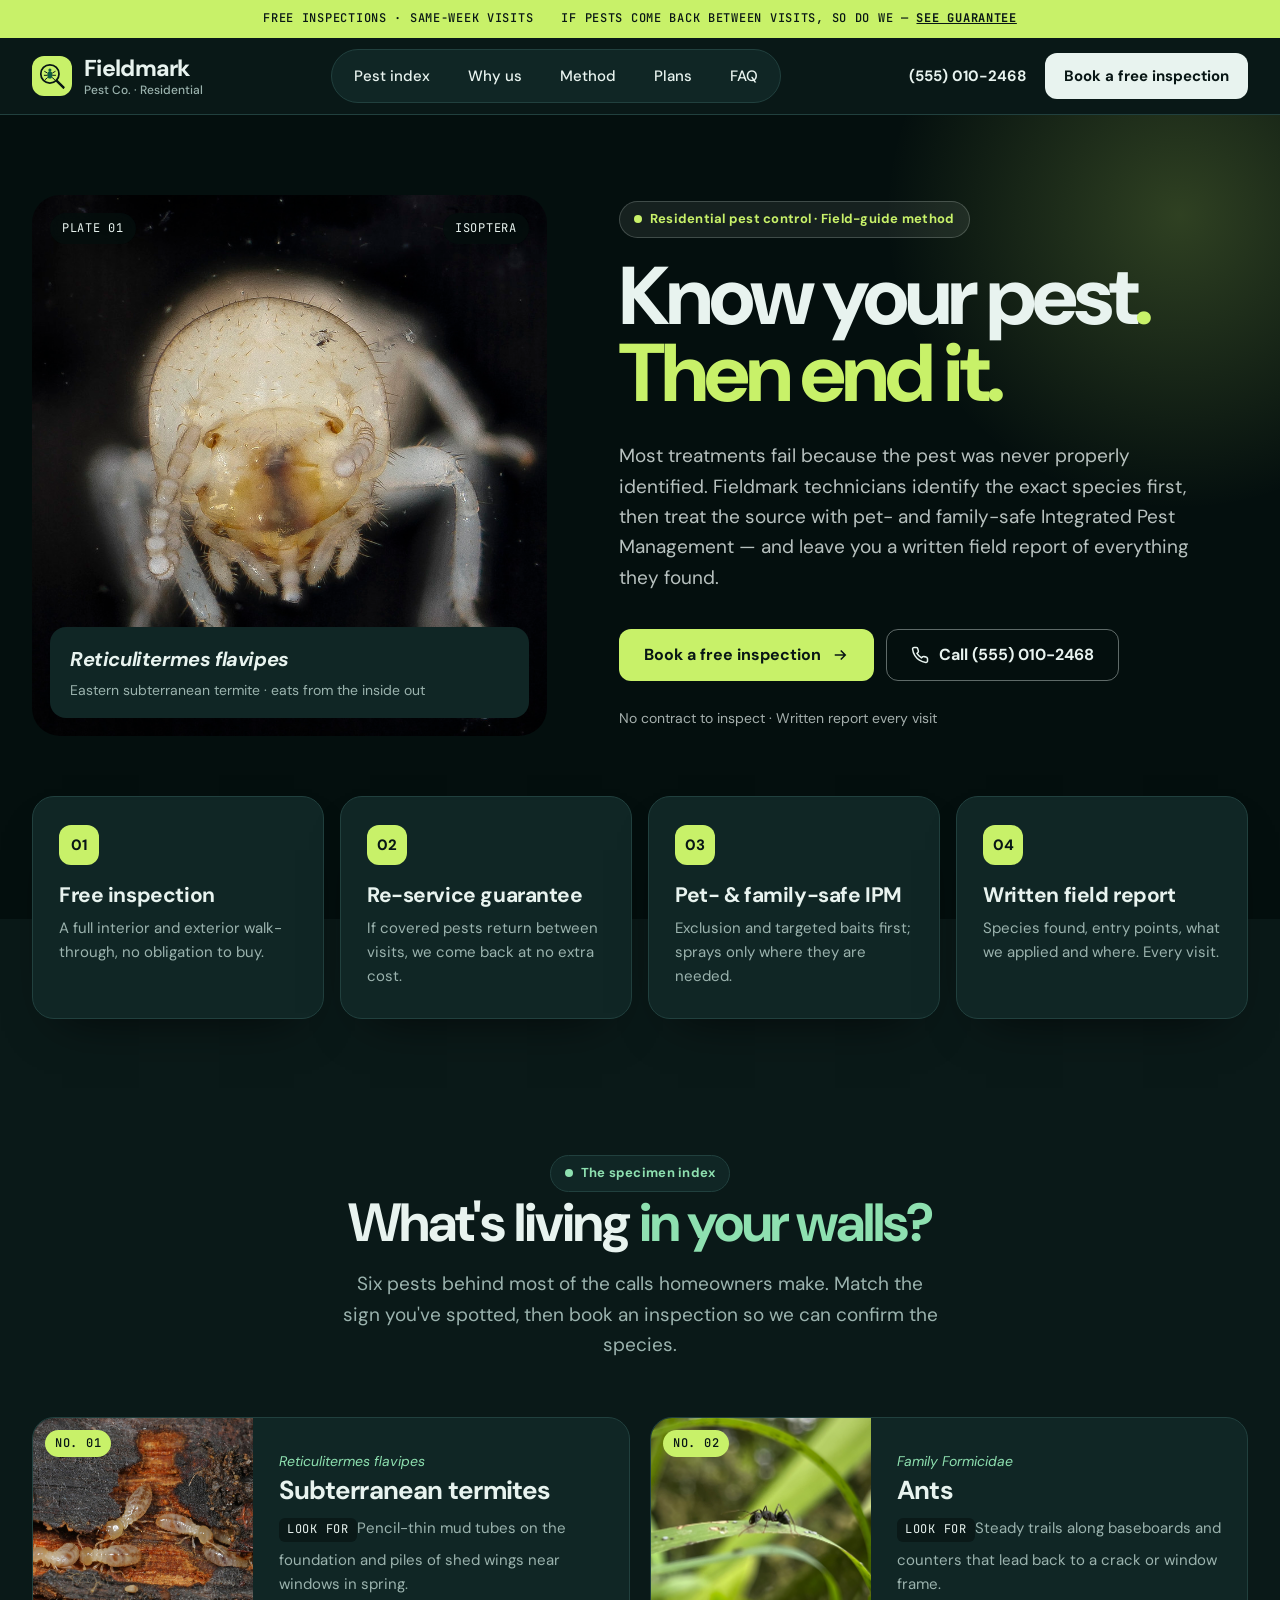
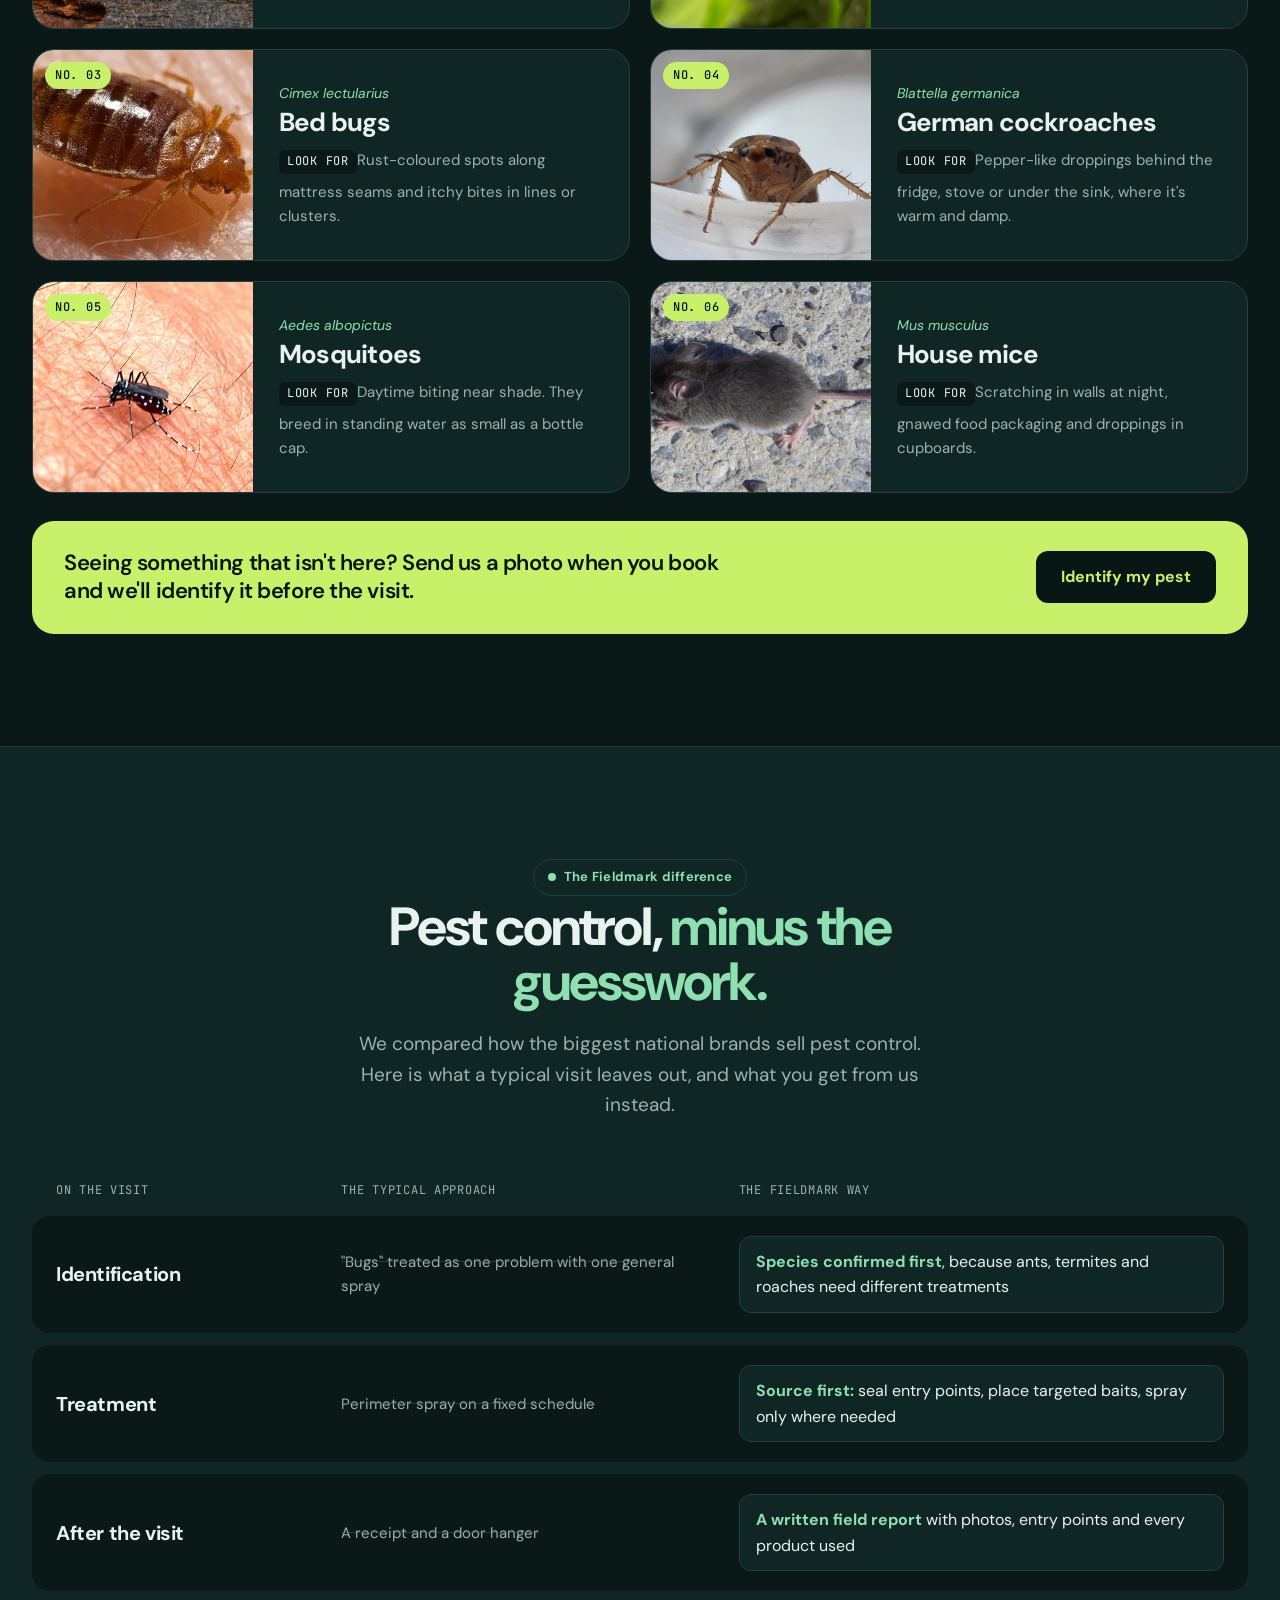
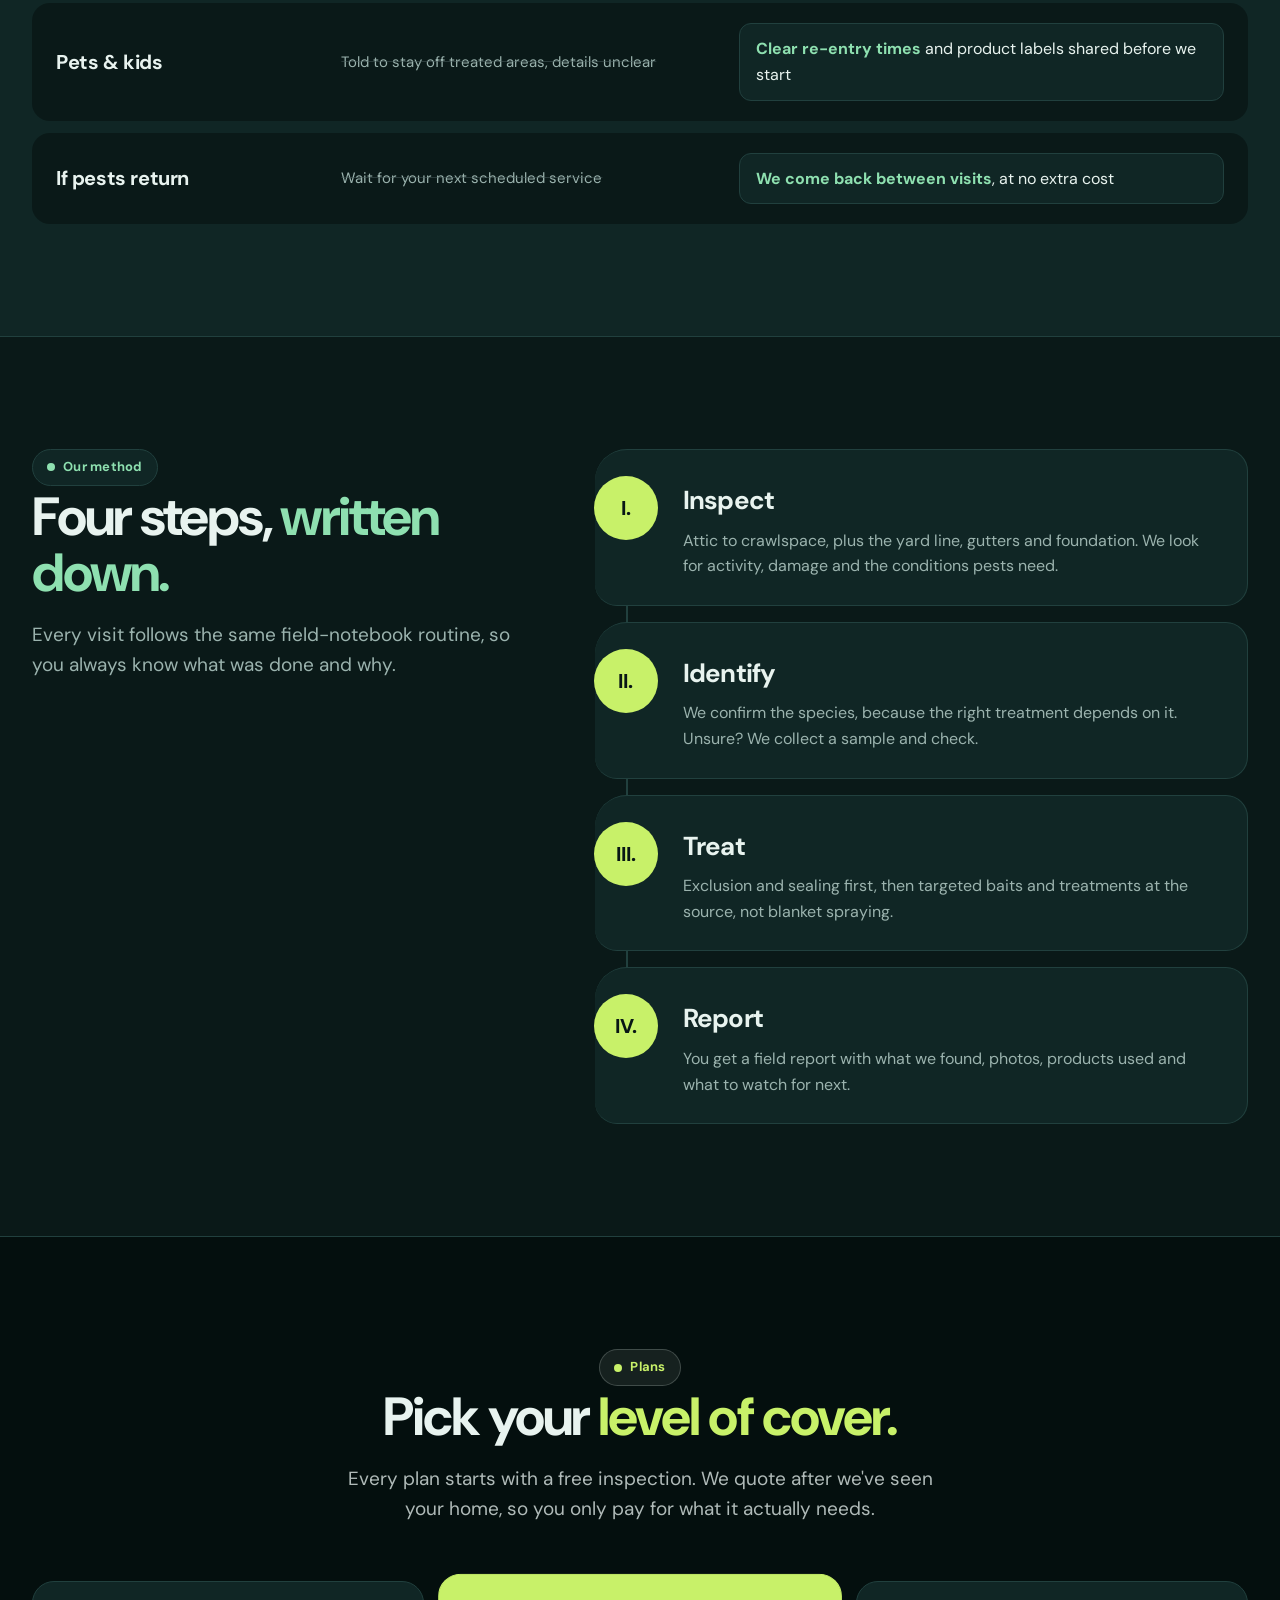
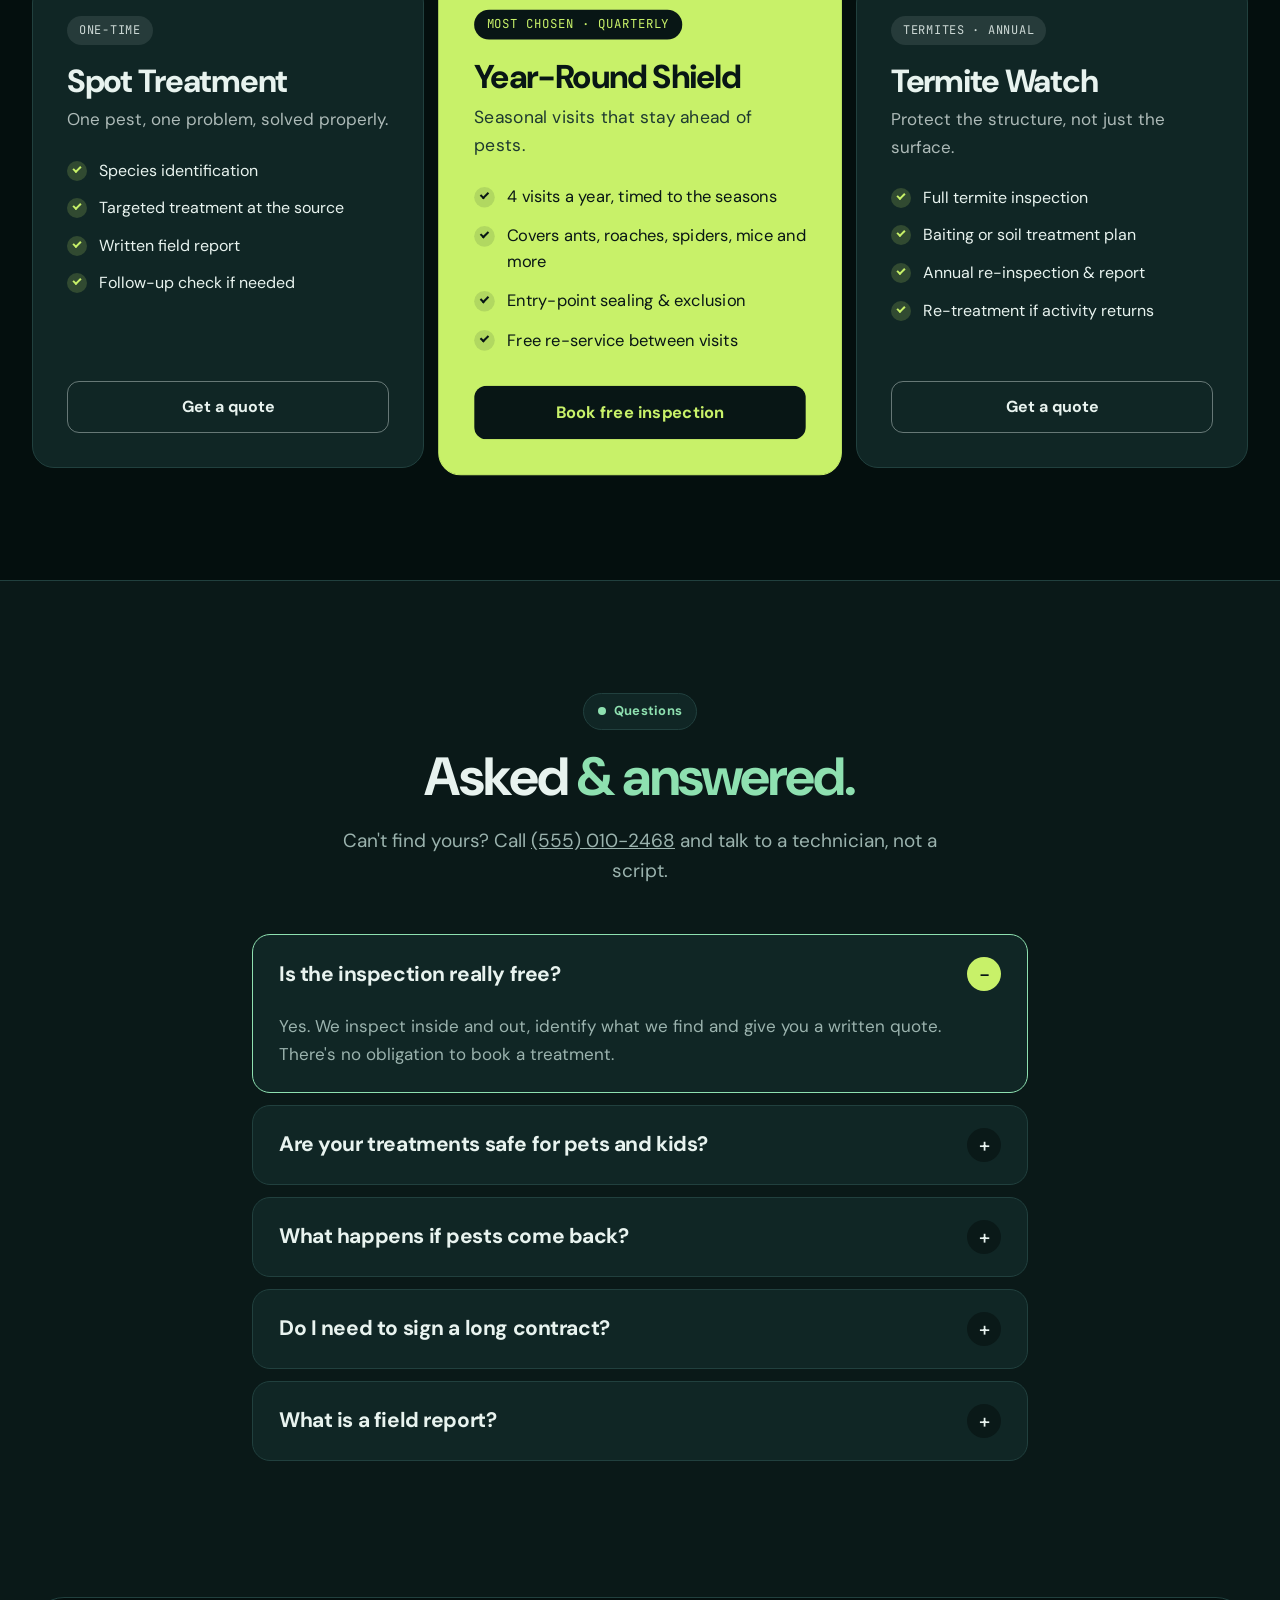
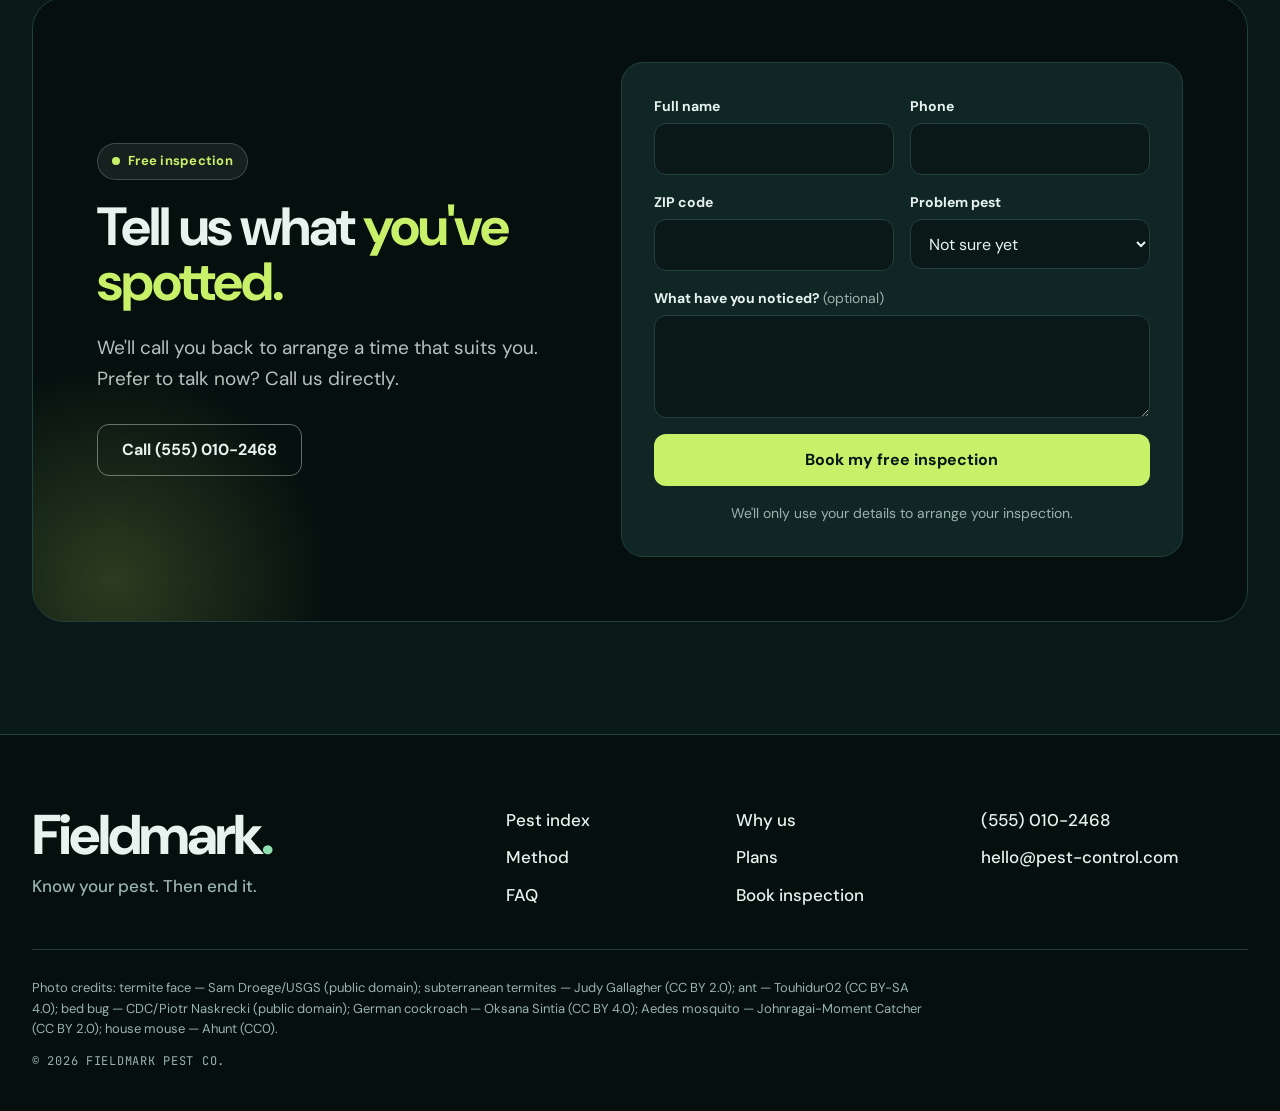
<file: home-html.v3.html>
<!doctype html>
<html lang="en"><head><meta charset="utf-8"><meta content="width=device-width, initial-scale=1" name="viewport"><title>Fieldmark Pest Co. — Know your pest. Then end it.</title><link href="https://fonts.googleapis.com/css2?family=Fraunces:ital,opsz,wght@0,9..144,400;0,9..144,600;0,9..144,800;1,9..144,400;1,9..144,600&family=DM+Sans:wght@400;500;700&family=JetBrains+Mono:wght@400;500&display=swap" rel="stylesheet"><meta data-builder-meta="" content="Science-first residential pest control. Free inspections, species identification, pet-safe IPM treatment and a written field report after every visit." name="description"><meta data-builder-meta="" content="Fieldmark Pest Co. — Know your pest. Then end it." property="og:title"><meta data-builder-meta="" content="Science-first residential pest control. Free inspections, species identification, pet-safe IPM treatment and a written field report after every visit." property="og:description"><meta content="website" property="og:type"><meta content="assets/hero-termite-face.jpg" property="og:image"><link href="styles.css" rel="stylesheet"><link href="css/home-html.v3.css" rel="stylesheet"></head><body><div class="topbar"><div class="wrap"><p class="mono">Free inspections · Same-week visits</p><p class="mono hide-sm">If pests come back between visits, so do we — <a href="#guarantee">see guarantee</a></p></div></div>
<header class="nav"><div class="wrap">
<a class="brand" href="#top" aria-label="Fieldmark Pest Co. home"><svg viewBox="0 0 40 40" fill="none" aria-hidden="true"><circle cx="17" cy="17" r="13" stroke="#17150F" stroke-width="2.5" /><path d="M26.5 26.5 37 37" stroke="#17150F" stroke-width="3.5" stroke-linecap="round" /><ellipse cx="17" cy="18.5" rx="3.6" ry="5.2" fill="#FF5A1F" /><circle cx="17" cy="11.6" r="2.2" fill="#FF5A1F" /><path d="M13 15.5 9.5 13.5M13 19h-4M13.4 22.5l-3 2.5M21 15.5l3.5-2M21 19h4M20.6 22.5l3 2.5" stroke="#17150F" stroke-width="1.4" stroke-linecap="round" /></svg><span class="brand-name">Fieldmark<small>Pest Co. · Residential</small></span></a>
<ul class="nav-links"><li><a href="#pests">Pest index</a></li><li><a href="#difference">Why us</a></li><li><a href="#method">Method</a></li><li><a href="#plans">Plans</a></li><li><a href="#faq">FAQ</a></li></ul>
<div class="nav-cta"><a class="nav-phone" href="tel:+15550102468">(555) 010-2468</a><a class="btn btn-ink" href="#book">Book a free inspection</a></div>
</div></header>
<section class="hero" id="top"><div class="wrap hero-grid">
<div class="hero-copy">
<p class="eyebrow">Residential pest control · Field-guide method</p>
<h1 class="hero-title">Know your pest<span class="dot">.</span><br><em>Then end it</em><span class="dot">.</span></h1>
<p class="lede">Most treatments fail because the pest was never properly identified. Fieldmark technicians identify the exact species first, then treat the source with pet- and family-safe Integrated Pest Management — and leave you a written field report of everything they found.</p>
<div class="hero-actions"><a class="btn btn-accent" href="#book">Book a free inspection <svg viewBox="0 0 24 24" fill="none" stroke="currentColor" stroke-width="2" aria-hidden="true"><path d="M5 12h14M13 6l6 6-6 6" /></svg></a><a class="btn btn-line" href="tel:+15550102468"><svg viewBox="0 0 24 24" fill="none" stroke="currentColor" stroke-width="2" aria-hidden="true"><path d="M22 16.9v3a2 2 0 0 1-2.2 2 19.8 19.8 0 0 1-8.6-3.1 19.5 19.5 0 0 1-6-6A19.8 19.8 0 0 1 2.1 4.2 2 2 0 0 1 4.1 2h3a2 2 0 0 1 2 1.7c.1.9.4 1.8.7 2.7a2 2 0 0 1-.5 2.1L8 9.8a16 16 0 0 0 6 6l1.3-1.3a2 2 0 0 1 2.1-.4c.9.3 1.8.6 2.7.7a2 2 0 0 1 1.7 2z" /></svg>Call (555) 010-2468</a></div>
<p class="hero-note">No contract to inspect · Written report every visit</p>
</div>
<div class="plate">
<div class="plate-head mono"><span>Plate 01</span><span>Isoptera</span></div>
<img src="assets/hero-termite-face.jpg" alt="Macro photograph of an eastern subterranean termite worker, face-on against a black background">
<div class="plate-tag"><b>Reticulitermes flavipes</b><span>Eastern subterranean termite · eats from the inside out</span></div>
</div>
</div></section><section class="promises" aria-label="Our promises"><h2 class="sr-only">Our promises to every customer</h2><div class="wrap promise-grid">
<div class="promise"><span class="promise-n">01</span><h3>Free inspection</h3><p>A full interior and exterior walk-through, no obligation to buy.</p></div>
<div class="promise" id="guarantee"><span class="promise-n">02</span><h3>Re-service guarantee</h3><p>If covered pests return between visits, we come back at no extra cost.</p></div>
<div class="promise"><span class="promise-n">03</span><h3>Pet- &amp; family-safe IPM</h3><p>Exclusion and targeted baits first; sprays only where they are needed.</p></div>
<div class="promise"><span class="promise-n">04</span><h3>Written field report</h3><p>Species found, entry points, what we applied and where. Every visit.</p></div>
</div></section>
<section class="section pests" id="pests"><div class="wrap">
<div class="sec-head"><div><p class="eyebrow">The specimen index</p><h2 class="h2">What's living <em>in your walls?</em></h2></div><p class="lede">Six pests behind most of the calls homeowners make. Match the sign you've spotted, then book an inspection so we can confirm the species.</p></div>
<div class="spec-grid">
<article class="spec"><div class="spec-img"><img src="assets/spec-termite.jpg" alt="Eastern subterranean termite workers in damaged wood"><span class="spec-no mono">No. 01</span></div><div class="spec-body"><p class="spec-latin">Reticulitermes flavipes</p><h3>Subterranean termites</h3><p class="spec-sign"><span class="mono">Look for</span>Pencil-thin mud tubes on the foundation and piles of shed wings near windows in spring.</p></div></article>
<article class="spec"><div class="spec-img"><img src="assets/spec-ant.jpg" alt="Black ant walking along a blade of grass"><span class="spec-no mono">No. 02</span></div><div class="spec-body"><p class="spec-latin">Family Formicidae</p><h3>Ants</h3><p class="spec-sign"><span class="mono">Look for</span>Steady trails along baseboards and counters that lead back to a crack or window frame.</p></div></article>
<article class="spec"><div class="spec-img"><img src="assets/spec-bedbug.jpg" alt="Close-up of a bed bug on human skin"><span class="spec-no mono">No. 03</span></div><div class="spec-body"><p class="spec-latin">Cimex lectularius</p><h3>Bed bugs</h3><p class="spec-sign"><span class="mono">Look for</span>Rust-coloured spots along mattress seams and itchy bites in lines or clusters.</p></div></article>
<article class="spec"><div class="spec-img"><img src="assets/spec-cockroach.jpg" alt="German cockroach on the rim of a white container"><span class="spec-no mono">No. 04</span></div><div class="spec-body"><p class="spec-latin">Blattella germanica</p><h3>German cockroaches</h3><p class="spec-sign"><span class="mono">Look for</span>Pepper-like droppings behind the fridge, stove or under the sink, where it's warm and damp.</p></div></article>
<article class="spec"><div class="spec-img"><img src="assets/spec-mosquito.jpg" alt="Black and white striped Aedes mosquito biting skin"><span class="spec-no mono">No. 05</span></div><div class="spec-body"><p class="spec-latin">Aedes albopictus</p><h3>Mosquitoes</h3><p class="spec-sign"><span class="mono">Look for</span>Daytime biting near shade. They breed in standing water as small as a bottle cap.</p></div></article>
<article class="spec"><div class="spec-img"><img src="assets/spec-mouse.jpg" alt="House mouse on a concrete surface"><span class="spec-no mono">No. 06</span></div><div class="spec-body"><p class="spec-latin">Mus musculus</p><h3>House mice</h3><p class="spec-sign"><span class="mono">Look for</span>Scratching in walls at night, gnawed food packaging and droppings in cupboards.</p></div></article>
</div>
<div class="pests-foot"><p>Seeing something that isn't here? Send us a photo when you book and we'll identify it before the visit.</p><a class="btn btn-ink" href="#book">Identify my pest</a></div>
</div></section><section class="section diff" id="difference"><div class="wrap">
<div class="sec-head"><div><p class="eyebrow">The Fieldmark difference</p><h2 class="h2">Pest control, <em>minus the guesswork.</em></h2></div><p class="lede">We compared how the biggest national brands sell pest control. Here is what a typical visit leaves out, and what you get from us instead.</p></div>
<div class="diff-table" role="table" aria-label="Typical pest control compared with Fieldmark">
<div class="diff-row diff-headrow" role="row"><span role="columnheader" class="mono">On the visit</span><span role="columnheader" class="mono">The typical approach</span><span role="columnheader" class="mono">The Fieldmark way</span></div>
<div class="diff-row" role="row"><span role="rowheader">Identification</span><span role="cell">"Bugs" treated as one problem with one general spray</span><span role="cell"><b>Species confirmed first</b>, because ants, termites and roaches need different treatments</span></div>
<div class="diff-row" role="row"><span role="rowheader">Treatment</span><span role="cell">Perimeter spray on a fixed schedule</span><span role="cell"><b>Source first:</b> seal entry points, place targeted baits, spray only where needed</span></div>
<div class="diff-row" role="row"><span role="rowheader">After the visit</span><span role="cell">A receipt and a door hanger</span><span role="cell"><b>A written field report</b> with photos, entry points and every product used</span></div>
<div class="diff-row" role="row"><span role="rowheader">Pets &amp; kids</span><span role="cell">Told to stay off treated areas, details unclear</span><span role="cell"><b>Clear re-entry times</b> and product labels shared before we start</span></div>
<div class="diff-row" role="row"><span role="rowheader">If pests return</span><span role="cell">Wait for your next scheduled service</span><span role="cell"><b>We come back between visits</b>, at no extra cost</span></div>
</div>
</div></section>
<section class="section method" id="method"><div class="wrap">
<div class="sec-head"><div><p class="eyebrow">Our method</p><h2 class="h2">Four steps, <em>written down.</em></h2></div><p class="lede">Every visit follows the same field-notebook routine, so you always know what was done and why.</p></div>
<ol class="steps">
<li class="step"><span class="step-n">I.</span><h3>Inspect</h3><p>Attic to crawlspace, plus the yard line, gutters and foundation. We look for activity, damage and the conditions pests need.</p></li>
<li class="step"><span class="step-n">II.</span><h3>Identify</h3><p>We confirm the species, because the right treatment depends on it. Unsure? We collect a sample and check.</p></li>
<li class="step"><span class="step-n">III.</span><h3>Treat</h3><p>Exclusion and sealing first, then targeted baits and treatments at the source, not blanket spraying.</p></li>
<li class="step"><span class="step-n">IV.</span><h3>Report</h3><p>You get a field report with what we found, photos, products used and what to watch for next.</p></li>
</ol>
</div></section>
<section class="section plans" id="plans"><div class="wrap">
<div class="sec-head"><div><p class="eyebrow">Plans</p><h2 class="h2">Pick your <em>level of cover.</em></h2></div><p class="lede">Every plan starts with a free inspection. We quote after we've seen your home, so you only pay for what it actually needs.</p></div>
<div class="plan-grid">
<article class="plan"><p class="mono plan-tag">One-time</p><h3>Spot Treatment</h3><p class="plan-desc">One pest, one problem, solved properly.</p><ul><li>Species identification</li><li>Targeted treatment at the source</li><li>Written field report</li><li>Follow-up check if needed</li></ul><a class="btn btn-line" href="#book">Get a quote</a></article>
<article class="plan plan-feat"><p class="mono plan-tag">Most chosen · Quarterly</p><h3>Year-Round Shield</h3><p class="plan-desc">Seasonal visits that stay ahead of pests.</p><ul><li>4 visits a year, timed to the seasons</li><li>Covers ants, roaches, spiders, mice and more</li><li>Entry-point sealing &amp; exclusion</li><li>Free re-service between visits</li></ul><a class="btn btn-accent" href="#book">Book free inspection</a></article>
<article class="plan"><p class="mono plan-tag">Termites · Annual</p><h3>Termite Watch</h3><p class="plan-desc">Protect the structure, not just the surface.</p><ul><li>Full termite inspection</li><li>Baiting or soil treatment plan</li><li>Annual re-inspection &amp; report</li><li>Re-treatment if activity returns</li></ul><a class="btn btn-line" href="#book">Get a quote</a></article>
</div>
</div></section><section class="section faq" id="faq"><div class="wrap faq-grid">
<div><p class="eyebrow">Questions</p><h2 class="h2">Asked <em>&amp; answered.</em></h2><p class="lede">Can't find yours? Call <a href="tel:+15550102468">(555) 010-2468</a> and talk to a technician, not a script.</p></div>
<div class="faq-list">
<details open><summary>Is the inspection really free?</summary><p>Yes. We inspect inside and out, identify what we find and give you a written quote. There's no obligation to book a treatment.</p></details>
<details><summary>Are your treatments safe for pets and kids?</summary><p>We follow Integrated Pest Management: sealing entry points and using targeted baits first, and applying products only where they're needed. Before we start, we tell you exactly what we'll use and how long to keep pets and children away from treated areas.</p></details>
<details><summary>What happens if pests come back?</summary><p>On a recurring plan, if covered pests return between scheduled visits, we come back and re-treat at no extra cost.</p></details>
<details><summary>Do I need to sign a long contract?</summary><p>No. One-time treatments have no ongoing commitment, and recurring plans are explained in full at your inspection before you agree to anything.</p></details>
<details><summary>What is a field report?</summary><p>A written summary after every visit: the species we found, photos of activity and entry points, products applied and where, and what to watch for before the next visit.</p></details>
</div>
</div></section>
<section class="book" id="book"><div class="wrap book-grid">
<div class="book-copy"><p class="eyebrow">Free inspection</p><h2 class="h2">Tell us what <em>you've spotted.</em></h2><p class="lede">We'll call you back to arrange a time that suits you. Prefer to talk now? Call us directly.</p><a class="btn btn-line" href="tel:+15550102468">Call (555) 010-2468</a></div>
<form class="book-form" method="post" action="#book">
<div class="field"><label for="f-name">Full name</label><input id="f-name" name="name" type="text" autocomplete="name" required></div>
<div class="field"><label for="f-phone">Phone</label><input id="f-phone" name="phone" type="tel" autocomplete="tel" required></div>
<div class="field"><label for="f-zip">ZIP code</label><input id="f-zip" name="zip" type="text" inputmode="numeric" autocomplete="postal-code" required></div>
<div class="field"><label for="f-pest">Problem pest</label><select id="f-pest" name="pest"><option>Not sure yet</option><option>Termites</option><option>Ants</option><option>Bed bugs</option><option>Cockroaches</option><option>Mosquitoes</option><option>Mice or rats</option><option>Something else</option></select></div>
<div class="field field-wide"><label for="f-notes">What have you noticed? <span>(optional)</span></label><textarea id="f-notes" name="notes" rows="3"></textarea></div>
<button class="btn btn-accent field-wide" type="submit">Book my free inspection</button>
<p class="form-note field-wide">We'll only use your details to arrange your inspection.</p>
</form>
</div></section>
<footer class="foot"><div class="wrap">
<div class="foot-top">
<div><p class="foot-brand">Fieldmark<span>.</span></p><p class="foot-tag">Know your pest. Then end it.</p></div>
<nav aria-label="Footer"><ul class="foot-links"><li><a href="#pests">Pest index</a></li><li><a href="#difference">Why us</a></li><li><a href="#method">Method</a></li><li><a href="#plans">Plans</a></li><li><a href="#faq">FAQ</a></li><li><a href="#book">Book inspection</a></li></ul></nav>
<div class="foot-contact"><a href="tel:+15550102468">(555) 010-2468</a><a href="mailto:hello@pest-control.com">hello@pest-control.com</a></div>
</div>
<p class="credits">Photo credits: termite face — Sam Droege/USGS (public domain); subterranean termites — Judy Gallagher (CC BY 2.0); ant — Touhidur02 (CC BY-SA 4.0); bed bug — CDC/Piotr Naskrecki (public domain); German cockroach — Oksana Sintia (CC BY 4.0); Aedes mosquito — Johnragai-Moment Catcher (CC BY 2.0); house mouse — Ahunt (CC0).</p>
<p class="legal mono">© 2026 Fieldmark Pest Co.</p>
</div></footer>
<div class="sticky-bar"><a class="btn btn-line" href="tel:+15550102468">Call</a><a class="btn btn-accent" href="#book">Book free inspection</a></div></body></html>
</file>
<file: styles.css>
*,*::before,*::after{box-sizing:border-box}
html,body{margin:0}
body{background:var(--color-bg,#fff);color:var(--color-fg,#111);font-family:var(--font-sans,system-ui,sans-serif);line-height:1.5;-webkit-font-smoothing:antialiased}
img,svg,video{max-width:100%;display:block}
a{color:inherit}

:root {
  --color-bg: #F2EDE3;
  --color-surface: #FBF8F2;
  --color-fg: #17150F;
  --color-muted: #5E584C;
  --color-primary: #17150F;
  --color-on-primary: #F2EDE3;
  --color-accent: #FF5A1F;
  --color-on-accent: #17150F;
  --color-moss: #3E5641;
  --color-line: #D6CDBB;
  --color-ink-2: #26231B;
  --font-display: "Fraunces", Georgia, serif;
  --font-sans: "DM Sans", system-ui, sans-serif;
  --font-mono: "JetBrains Mono", ui-monospace, monospace;
  --radius: 6px;
  --radius-button: 999px;
  --container: 1240px;
  --color-accent-ink: #B23A0B;
}
</file>
<file: css/home-html.css>
*,*::before,*::after{box-sizing:border-box}

html{scroll-behavior:smooth}

body{margin:0;background:var(--color-bg);color:var(--color-fg);font-family:var(--font-sans);font-size:17px;line-height:1.6;-webkit-font-smoothing:antialiased}

img{max-width:100%;display:block}

a{color:inherit}

.wrap{max-width:var(--container);margin:0 auto;padding:0 32px}

.mono{font-family:var(--font-mono);font-size:12px;letter-spacing:.08em;text-transform:uppercase}

.eyebrow{font-family:var(--font-mono);font-size:12px;letter-spacing:.12em;text-transform:uppercase;color:var(--color-muted);display:flex;align-items:center;gap:10px;margin:0 0 20px}

.eyebrow::before{content:"";width:28px;height:1px;background:currentColor}

.h2{font-family:var(--font-display);font-weight:600;font-size:clamp(34px,4.4vw,58px);line-height:1.02;letter-spacing:-.02em;margin:0;font-variation-settings:"opsz" 144}

.h2 em{font-style:italic;font-weight:400}

.lede{font-size:19px;color:var(--color-muted);max-width:560px}

.btn{display:inline-flex;align-items:center;gap:10px;min-height:52px;padding:0 26px;border-radius:var(--radius-button);font-weight:700;font-size:16px;text-decoration:none;border:1.5px solid transparent;transition:transform .15s ease,background .15s ease}

.btn:hover{transform:translateY(-2px)}

.btn-accent{background:var(--color-accent);color:var(--color-on-accent)}

.btn-ink{background:var(--color-fg);color:var(--color-on-primary)}

.btn-line{border-color:currentColor;color:inherit;background:transparent}

.btn svg{width:18px;height:18px}

.section{padding:120px 0}

.rule{border:0;border-top:1px solid var(--color-fg);margin:0}

/* header */
.topbar{background:var(--color-fg);color:var(--color-on-primary)}

.topbar .wrap{display:flex;justify-content:space-between;align-items:center;min-height:40px;gap:16px}

.topbar p{margin:0}

.topbar a{color:var(--color-accent);text-decoration:none}

.nav{position:sticky;top:0;z-index:20;background:var(--color-bg);border-bottom:1px solid var(--color-fg)}

.nav .wrap{display:flex;align-items:center;justify-content:space-between;min-height:76px;gap:24px}

.brand{display:flex;align-items:center;gap:12px;text-decoration:none}

.brand svg{width:38px;height:38px}

.brand-name{font-family:var(--font-display);font-weight:800;font-size:24px;letter-spacing:-.02em;line-height:1}

.brand-name small{display:block;font-family:var(--font-mono);font-weight:400;font-size:10px;letter-spacing:.18em;text-transform:uppercase;color:var(--color-muted);margin-top:4px}

.nav-links{display:flex;gap:32px;list-style:none;margin:0;padding:0}

.nav-links a{text-decoration:none;font-weight:500;font-size:15px}

.nav-links a:hover{text-decoration:underline;text-underline-offset:4px}

.nav-cta{display:flex;align-items:center;gap:20px}

.nav-phone{font-family:var(--font-mono);font-size:14px;text-decoration:none;font-weight:500}

.nav .btn{min-height:46px;padding:0 20px;font-size:15px}

/* hero */
.hero{padding:72px 0 0;position:relative;overflow:hidden}

.hero-grid{display:grid;grid-template-columns:1.15fr .85fr;gap:64px;align-items:end}

.hero-title{font-family:var(--font-display);font-weight:600;font-size:clamp(52px,7.4vw,112px);line-height:.92;letter-spacing:-.035em;margin:0 0 28px;font-variation-settings:"opsz" 144}

.hero-title em{font-style:italic;font-weight:400;color:var(--color-moss)}

.hero-title .dot{color:var(--color-accent)}

.hero-copy{padding-bottom:72px}

.hero .lede{margin:0 0 36px}

.hero-actions{display:flex;flex-wrap:wrap;gap:14px;align-items:center}

.hero-note{margin:28px 0 0;font-family:var(--font-mono);font-size:12px;letter-spacing:.06em;color:var(--color-muted);text-transform:uppercase}

.plate{position:relative;background:var(--color-fg);color:var(--color-on-primary);border-radius:var(--radius) var(--radius) 0 0;padding:18px 18px 0}

.plate-head{display:flex;justify-content:space-between;padding:0 4px 14px;border-bottom:1px solid rgba(242,237,227,.25);color:rgba(242,237,227,.8)}

.plate img{width:100%;aspect-ratio:4/4.4;object-fit:cover;margin-top:18px}

.plate-tag{position:absolute;left:-34px;bottom:64px;background:var(--color-bg);color:var(--color-fg);border:1px solid var(--color-fg);padding:14px 18px;transform:rotate(-4deg);box-shadow:6px 6px 0 var(--color-accent);max-width:250px}

.plate-tag b{display:block;font-family:var(--font-display);font-style:italic;font-weight:600;font-size:20px;line-height:1.1;margin-bottom:6px}

.plate-tag span{font-family:var(--font-mono);font-size:11px;letter-spacing:.06em;text-transform:uppercase;color:var(--color-muted)}

@media (max-width:1023px){
.nav-links{display:none}
.hero-grid{grid-template-columns:1fr;gap:24px}
.hero-copy{padding-bottom:0}
.plate{max-width:520px;margin-left:auto}
}

@media (max-width:767px){
.wrap{padding:0 20px}
.section{padding:80px 0}
.topbar .hide-sm{display:none}
.topbar .wrap{justify-content:center}
.nav .wrap{min-height:64px}
.nav-phone{display:none}
.nav .btn{min-height:44px;padding:0 16px;font-size:14px}
.brand-name{font-size:20px}
.brand-name small{display:none}
.hero{padding-top:44px}
.hero .lede{font-size:17px}
.plate-tag{left:12px;bottom:24px;max-width:210px}
.plate{margin-left:0}
}

/* promises */
.promises{background:var(--color-fg);color:var(--color-on-primary)}

.promise-grid{display:grid;grid-template-columns:repeat(4,1fr)}

.promise{padding:40px 28px 44px;border-left:1px solid rgba(242,237,227,.18)}

.promise:first-child{border-left:0;padding-left:0}

.promise-n{font-family:var(--font-mono);font-size:12px;color:var(--color-accent);letter-spacing:.1em}

.promise h3{font-family:var(--font-display);font-weight:600;font-size:24px;line-height:1.15;margin:14px 0 8px}

.promise p{margin:0;color:rgba(242,237,227,.75);font-size:15px}

/* pests */
.sec-head{display:grid;grid-template-columns:1.1fr .9fr;gap:48px;align-items:end;margin-bottom:64px}

.sec-head .lede{margin:0}

.spec-grid{display:grid;grid-template-columns:repeat(3,1fr);border-top:1px solid var(--color-fg);border-left:1px solid var(--color-fg)}

.spec{border-right:1px solid var(--color-fg);border-bottom:1px solid var(--color-fg);background:var(--color-surface);transition:background .2s ease}

.spec:hover{background:#fff}

.spec-img{position:relative;margin:16px 16px 0;overflow:hidden;background:var(--color-fg)}

.spec-img img{width:100%;aspect-ratio:4/3;object-fit:cover;transition:transform .5s ease}

.spec:hover .spec-img img{transform:scale(1.05)}

.spec-no{position:absolute;top:10px;left:10px;background:var(--color-bg);color:var(--color-fg);padding:4px 8px;font-size:11px}

.spec-body{padding:22px 24px 28px}

.spec-latin{font-family:var(--font-mono);font-size:13px;font-style:italic;color:var(--color-moss);margin:0 0 6px}

.spec h3{font-family:var(--font-display);font-weight:600;font-size:28px;line-height:1.1;letter-spacing:-.01em;margin:0 0 14px}

.spec-sign{margin:0;font-size:15px;color:var(--color-muted);border-top:1px dashed var(--color-line);padding-top:14px}

.spec-sign .mono{display:block;font-size:11px;color:var(--color-fg);margin-bottom:4px}

.pests-foot{display:flex;justify-content:space-between;align-items:center;gap:24px;margin-top:40px;padding:28px 32px;border:1px solid var(--color-fg);border-radius:var(--radius)}

.pests-foot p{margin:0;font-family:var(--font-display);font-size:22px;line-height:1.25;max-width:640px}

@media (max-width:1023px){
.promise-grid{grid-template-columns:repeat(2,1fr)}
.promise:nth-child(3){border-left:0;padding-left:0}
.promise{border-top:1px solid rgba(242,237,227,.18)}
.promise:nth-child(-n+2){border-top:0}
.sec-head{grid-template-columns:1fr;gap:20px}
.spec-grid{grid-template-columns:repeat(2,1fr)}
}

@media (max-width:767px){
.promise-grid{grid-template-columns:1fr}
.promise{border-left:0;padding:28px 0;border-top:1px solid rgba(242,237,227,.18)}
.promise:nth-child(2){border-top:1px solid rgba(242,237,227,.18)}
.sec-head{margin-bottom:40px}
.spec-grid{grid-template-columns:1fr}
.pests-foot{flex-direction:column;align-items:flex-start;padding:24px}
.pests-foot p{font-size:19px}
}

/* difference */
.diff{background:var(--color-fg);color:var(--color-on-primary)}

.diff .eyebrow,.diff .lede{color:rgba(242,237,227,.72)}

.diff .h2 em{color:var(--color-accent)}

.diff-table{border-top:1px solid rgba(242,237,227,.3)}

.diff-row{display:grid;grid-template-columns:.7fr 1fr 1.3fr;gap:32px;padding:26px 0;border-bottom:1px solid rgba(242,237,227,.18);align-items:baseline}

.diff-row>span:first-child{font-family:var(--font-display);font-size:22px;font-weight:600}

.diff-row>span:nth-child(2){color:rgba(242,237,227,.55);text-decoration:line-through;text-decoration-color:rgba(255,90,31,.7);text-decoration-thickness:1.5px}

.diff-row>span:nth-child(3){font-size:17px}

.diff-row b{color:var(--color-accent);font-weight:700}

.diff-headrow{padding:14px 0}

.diff-headrow>span,.diff-headrow>span:first-child,.diff-headrow>span:nth-child(2){font-family:var(--font-mono);font-size:11px;font-weight:400;color:rgba(242,237,227,.6);text-decoration:none}

/* method */
.steps{list-style:none;margin:0;padding:0;display:grid;grid-template-columns:repeat(4,1fr);gap:0;border-top:2px solid var(--color-fg)}

.step{padding:32px 28px 8px 0;margin-right:28px;position:relative}

.step+.step{border-left:1px dashed var(--color-line);padding-left:28px}

.step-n{font-family:var(--font-display);font-style:italic;font-size:64px;line-height:1;color:var(--color-accent);display:block;margin-bottom:18px}

.step h3{font-family:var(--font-display);font-weight:600;font-size:28px;margin:0 0 10px}

.step p{margin:0;color:var(--color-muted);font-size:16px}

/* plans */
.plans{background:var(--color-surface);border-top:1px solid var(--color-fg);border-bottom:1px solid var(--color-fg)}

.plan-grid{display:grid;grid-template-columns:repeat(3,1fr);gap:24px;align-items:stretch}

.plan{display:flex;flex-direction:column;background:var(--color-bg);border:1px solid var(--color-fg);border-radius:var(--radius);padding:32px}

.plan-tag{margin:0 0 18px;color:var(--color-muted)}

.plan h3{font-family:var(--font-display);font-weight:600;font-size:34px;letter-spacing:-.01em;line-height:1.05;margin:0 0 8px}

.plan-desc{margin:0 0 24px;color:var(--color-muted)}

.plan ul{list-style:none;margin:0 0 32px;padding:0;flex:1}

.plan li{padding:12px 0 12px 28px;border-top:1px dashed var(--color-line);position:relative;font-size:16px}

.plan li::before{content:"";position:absolute;left:2px;top:19px;width:12px;height:7px;border-left:2px solid var(--color-moss);border-bottom:2px solid var(--color-moss);transform:rotate(-45deg)}

.plan .btn{justify-content:center}

.plan-feat{background:var(--color-fg);color:var(--color-on-primary);transform:translateY(-16px);box-shadow:8px 8px 0 var(--color-accent)}

.plan-feat .plan-tag{color:var(--color-accent)}

.plan-feat .plan-desc{color:rgba(242,237,227,.72)}

.plan-feat li{border-top-color:rgba(242,237,227,.2)}

.plan-feat li::before{border-color:var(--color-accent)}

@media (max-width:1023px){
.diff-row{grid-template-columns:1fr 1fr;gap:8px 24px}
.diff-row>span:first-child{grid-column:1/-1}
.diff-headrow>span:first-child{display:none}
.steps{grid-template-columns:repeat(2,1fr)}
.step:nth-child(3){border-left:0;padding-left:0}
.plan-grid{grid-template-columns:1fr;max-width:560px}
.plan-feat{transform:none}
}

@media (max-width:767px){
.diff-row{grid-template-columns:1fr}
.diff-headrow{display:none}
.steps{grid-template-columns:1fr}
.step,.step+.step{border-left:0;padding:28px 0;margin-right:0;border-bottom:1px dashed var(--color-line)}
.step-n{font-size:48px}
.plan{padding:26px}
.plan h3{font-size:30px}
}

/* faq */
.faq-grid{display:grid;grid-template-columns:.8fr 1.2fr;gap:80px;align-items:start}

.faq-grid .lede{margin-top:24px}

.faq-list{border-top:1px solid var(--color-fg)}

.faq details{border-bottom:1px solid var(--color-fg)}

.faq summary{list-style:none;cursor:pointer;display:flex;justify-content:space-between;gap:24px;padding:26px 0;font-family:var(--font-display);font-size:23px;font-weight:600;line-height:1.25}

.faq summary::-webkit-details-marker{display:none}

.faq summary::after{content:"+";font-family:var(--font-mono);font-weight:400;font-size:24px;color:var(--color-accent);flex-shrink:0;line-height:1}

.faq details[open] summary::after{content:"−"}

.faq details p{margin:0 0 26px;color:var(--color-muted);max-width:640px}

/* book */
.book{background:var(--color-accent);color:var(--color-fg);padding:110px 0;border-top:1px solid var(--color-fg)}

.book .eyebrow,.book .lede{color:var(--color-fg)}

.book-grid{display:grid;grid-template-columns:.9fr 1.1fr;gap:72px;align-items:start}

.book .lede{margin:24px 0 32px}

.book-form{display:grid;grid-template-columns:1fr 1fr;gap:18px;background:var(--color-bg);border:1.5px solid var(--color-fg);border-radius:var(--radius);padding:32px;box-shadow:10px 10px 0 var(--color-fg)}

.field{display:flex;flex-direction:column;gap:6px}

.field-wide{grid-column:1/-1}

.field label{font-family:var(--font-mono);font-size:12px;letter-spacing:.06em;text-transform:uppercase}

.field label span{text-transform:none;color:var(--color-muted)}

.field input,.field select,.field textarea{font:inherit;font-size:16px;color:var(--color-fg);background:var(--color-surface);border:1px solid var(--color-fg);border-radius:4px;padding:12px 14px;min-height:48px}

.field input:focus,.field select:focus,.field textarea:focus{outline:2px solid var(--color-accent);outline-offset:1px}

.book-form .btn{justify-content:center;border:0;cursor:pointer;font-family:inherit}

.form-note{margin:0;font-size:14px;color:var(--color-muted)}

/* footer */
.foot{background:var(--color-fg);color:var(--color-on-primary);padding:72px 0 40px}

.foot-top{display:grid;grid-template-columns:1.2fr 1.4fr .8fr;gap:40px;padding-bottom:40px;border-bottom:1px solid rgba(242,237,227,.2)}

.foot-brand{font-family:var(--font-display);font-weight:800;font-size:52px;letter-spacing:-.03em;line-height:1;margin:0}

.foot-brand span{color:var(--color-accent)}

.foot-tag{margin:10px 0 0;font-family:var(--font-display);font-style:italic;color:rgba(242,237,227,.75)}

.foot-links{list-style:none;margin:0;padding:0;display:grid;grid-template-columns:1fr 1fr;gap:10px 24px}

.foot-links a,.foot-contact a{text-decoration:none;color:rgba(242,237,227,.85)}

.foot-links a:hover,.foot-contact a:hover{color:var(--color-accent)}

.foot-contact{display:flex;flex-direction:column;gap:10px;font-family:var(--font-mono);font-size:14px}

.credits{font-size:13px;color:rgba(242,237,227,.6);margin:28px 0 12px;max-width:900px}

.legal{margin:0;color:rgba(242,237,227,.6)}

/* sticky mobile bar */
.sticky-bar{display:none}

@media (max-width:1023px){
.faq-grid,.book-grid{grid-template-columns:1fr;gap:40px}
.foot-top{grid-template-columns:1fr 1fr}
}

@media (max-width:767px){
.faq summary{font-size:19px;padding:20px 0}
.book{padding:80px 0}
.book-form{grid-template-columns:1fr;padding:22px;box-shadow:6px 6px 0 var(--color-fg)}
.foot{padding-bottom:110px}
.foot-top{grid-template-columns:1fr}
.foot-brand{font-size:42px}
.sticky-bar{display:grid;grid-template-columns:1fr 2fr;gap:10px;position:fixed;left:0;right:0;bottom:0;z-index:30;padding:10px 14px calc(10px + env(safe-area-inset-bottom));background:var(--color-bg);border-top:1px solid var(--color-fg)}
.sticky-bar .btn{justify-content:center;min-height:48px;padding:0 14px}
}

/* qa fixes */
.sr-only{position:absolute;width:1px;height:1px;padding:0;margin:-1px;overflow:hidden;clip:rect(0,0,0,0);white-space:nowrap;border:0}

.hero-title .dot,.step-n{color:var(--color-accent-ink)}

.faq summary::after{color:var(--color-accent-ink)}

.brand-name small,.plate-tag span,.spec-no,.spec-sign .mono,.diff-headrow>span{font-size:12px}

.brand{min-height:44px}

.nav .btn{white-space:nowrap}

@media (max-width:767px){
.nav .btn{font-size:13px;padding:0 14px}
.foot-links a,.foot-contact a{display:inline-flex;align-items:center;min-height:44px}
.foot-links{gap:0 24px}
.foot-contact{gap:0}
}

.diff-headrow>span,.diff-headrow>span:first-child,.diff-headrow>span:nth-child(2){font-size:12px}

@media (max-width:767px){.foot-links a{min-width:44px}}
</file>
<file: css/home-html.v2.css>
*,*::before,*::after{box-sizing:border-box}

html{scroll-behavior:smooth}

body{margin:0;background:var(--color-bg);color:var(--color-fg);font-family:var(--font-sans);font-size:17px;line-height:1.6;-webkit-font-smoothing:antialiased}

img{max-width:100%;display:block}

a{color:inherit}

.wrap{max-width:var(--container);margin:0 auto;padding:0 32px}

.mono{font-family:var(--font-mono);font-size:12px;letter-spacing:.08em;text-transform:uppercase}

.eyebrow{font-family:var(--font-mono);font-size:12px;letter-spacing:.12em;text-transform:uppercase;color:var(--color-muted);display:flex;align-items:center;gap:10px;margin:0 0 20px}

.eyebrow::before{content:"";width:28px;height:1px;background:currentColor}

.h2{font-family:var(--font-display);font-weight:600;font-size:clamp(34px,4.4vw,58px);line-height:1.02;letter-spacing:-.02em;margin:0;font-variation-settings:"opsz" 144}

.h2 em{font-style:italic;font-weight:400}

.lede{font-size:19px;color:var(--color-muted);max-width:560px}

.btn{display:inline-flex;align-items:center;gap:10px;min-height:52px;padding:0 26px;border-radius:var(--radius-button);font-weight:700;font-size:16px;text-decoration:none;border:1.5px solid transparent;transition:transform .15s ease,background .15s ease}

.btn:hover{transform:translateY(-2px)}

.btn-accent{background:var(--color-accent);color:var(--color-on-accent)}

.btn-ink{background:var(--color-fg);color:var(--color-on-primary)}

.btn-line{border-color:currentColor;color:inherit;background:transparent}

.btn svg{width:18px;height:18px}

.section{padding:120px 0}

.rule{border:0;border-top:1px solid var(--color-fg);margin:0}

/* header */
.topbar{background:var(--color-fg);color:var(--color-on-primary)}

.topbar .wrap{display:flex;justify-content:space-between;align-items:center;min-height:40px;gap:16px}

.topbar p{margin:0}

.topbar a{color:var(--color-accent);text-decoration:none}

.nav{position:sticky;top:0;z-index:20;background:var(--color-bg);border-bottom:1px solid var(--color-fg)}

.nav .wrap{display:flex;align-items:center;justify-content:space-between;min-height:76px;gap:24px}

.brand{display:flex;align-items:center;gap:12px;text-decoration:none}

.brand svg{width:38px;height:38px}

.brand-name{font-family:var(--font-display);font-weight:800;font-size:24px;letter-spacing:-.02em;line-height:1}

.brand-name small{display:block;font-family:var(--font-mono);font-weight:400;font-size:10px;letter-spacing:.18em;text-transform:uppercase;color:var(--color-muted);margin-top:4px}

.nav-links{display:flex;gap:32px;list-style:none;margin:0;padding:0}

.nav-links a{text-decoration:none;font-weight:500;font-size:15px}

.nav-links a:hover{text-decoration:underline;text-underline-offset:4px}

.nav-cta{display:flex;align-items:center;gap:20px}

.nav-phone{font-family:var(--font-mono);font-size:14px;text-decoration:none;font-weight:500}

.nav .btn{min-height:46px;padding:0 20px;font-size:15px}

/* hero */
.hero{padding:72px 0 0;position:relative;overflow:hidden}

.hero-grid{display:grid;grid-template-columns:1.15fr .85fr;gap:64px;align-items:end}

.hero-title{font-family:var(--font-display);font-weight:600;font-size:clamp(52px,7.4vw,112px);line-height:.92;letter-spacing:-.035em;margin:0 0 28px;font-variation-settings:"opsz" 144}

.hero-title em{font-style:italic;font-weight:400;color:var(--color-moss)}

.hero-title .dot{color:var(--color-accent)}

.hero-copy{padding-bottom:72px}

.hero .lede{margin:0 0 36px}

.hero-actions{display:flex;flex-wrap:wrap;gap:14px;align-items:center}

.hero-note{margin:28px 0 0;font-family:var(--font-mono);font-size:12px;letter-spacing:.06em;color:var(--color-muted);text-transform:uppercase}

.plate{position:relative;background:var(--color-fg);color:var(--color-on-primary);border-radius:var(--radius) var(--radius) 0 0;padding:18px 18px 0}

.plate-head{display:flex;justify-content:space-between;padding:0 4px 14px;border-bottom:1px solid rgba(242,237,227,.25);color:rgba(242,237,227,.8)}

.plate img{width:100%;aspect-ratio:4/4.4;object-fit:cover;margin-top:18px}

.plate-tag{position:absolute;left:-34px;bottom:64px;background:var(--color-bg);color:var(--color-fg);border:1px solid var(--color-fg);padding:14px 18px;transform:rotate(-4deg);box-shadow:6px 6px 0 var(--color-accent);max-width:250px}

.plate-tag b{display:block;font-family:var(--font-display);font-style:italic;font-weight:600;font-size:20px;line-height:1.1;margin-bottom:6px}

.plate-tag span{font-family:var(--font-mono);font-size:11px;letter-spacing:.06em;text-transform:uppercase;color:var(--color-muted)}

@media (max-width:1023px){
.nav-links{display:none}
.hero-grid{grid-template-columns:1fr;gap:24px}
.hero-copy{padding-bottom:0}
.plate{max-width:520px;margin-left:auto}
}

@media (max-width:767px){
.wrap{padding:0 20px}
.section{padding:80px 0}
.topbar .hide-sm{display:none}
.topbar .wrap{justify-content:center}
.nav .wrap{min-height:64px}
.nav-phone{display:none}
.nav .btn{min-height:44px;padding:0 16px;font-size:14px}
.brand-name{font-size:20px}
.brand-name small{display:none}
.hero{padding-top:44px}
.hero .lede{font-size:17px}
.plate-tag{left:12px;bottom:24px;max-width:210px}
.plate{margin-left:0}
}

/* promises */
.promises{background:var(--color-fg);color:var(--color-on-primary)}

.promise-grid{display:grid;grid-template-columns:repeat(4,1fr)}

.promise{padding:40px 28px 44px;border-left:1px solid rgba(242,237,227,.18)}

.promise:first-child{border-left:0;padding-left:0}

.promise-n{font-family:var(--font-mono);font-size:12px;color:var(--color-accent);letter-spacing:.1em}

.promise h3{font-family:var(--font-display);font-weight:600;font-size:24px;line-height:1.15;margin:14px 0 8px}

.promise p{margin:0;color:rgba(242,237,227,.75);font-size:15px}

/* pests */
.sec-head{display:grid;grid-template-columns:1.1fr .9fr;gap:48px;align-items:end;margin-bottom:64px}

.sec-head .lede{margin:0}

.spec-grid{display:grid;grid-template-columns:repeat(3,1fr);border-top:1px solid var(--color-fg);border-left:1px solid var(--color-fg)}

.spec{border-right:1px solid var(--color-fg);border-bottom:1px solid var(--color-fg);background:var(--color-surface);transition:background .2s ease}

.spec:hover{background:#fff}

.spec-img{position:relative;margin:16px 16px 0;overflow:hidden;background:var(--color-fg)}

.spec-img img{width:100%;aspect-ratio:4/3;object-fit:cover;transition:transform .5s ease}

.spec:hover .spec-img img{transform:scale(1.05)}

.spec-no{position:absolute;top:10px;left:10px;background:var(--color-bg);color:var(--color-fg);padding:4px 8px;font-size:11px}

.spec-body{padding:22px 24px 28px}

.spec-latin{font-family:var(--font-mono);font-size:13px;font-style:italic;color:var(--color-moss);margin:0 0 6px}

.spec h3{font-family:var(--font-display);font-weight:600;font-size:28px;line-height:1.1;letter-spacing:-.01em;margin:0 0 14px}

.spec-sign{margin:0;font-size:15px;color:var(--color-muted);border-top:1px dashed var(--color-line);padding-top:14px}

.spec-sign .mono{display:block;font-size:11px;color:var(--color-fg);margin-bottom:4px}

.pests-foot{display:flex;justify-content:space-between;align-items:center;gap:24px;margin-top:40px;padding:28px 32px;border:1px solid var(--color-fg);border-radius:var(--radius)}

.pests-foot p{margin:0;font-family:var(--font-display);font-size:22px;line-height:1.25;max-width:640px}

@media (max-width:1023px){
.promise-grid{grid-template-columns:repeat(2,1fr)}
.promise:nth-child(3){border-left:0;padding-left:0}
.promise{border-top:1px solid rgba(242,237,227,.18)}
.promise:nth-child(-n+2){border-top:0}
.sec-head{grid-template-columns:1fr;gap:20px}
.spec-grid{grid-template-columns:repeat(2,1fr)}
}

@media (max-width:767px){
.promise-grid{grid-template-columns:1fr}
.promise{border-left:0;padding:28px 0;border-top:1px solid rgba(242,237,227,.18)}
.promise:nth-child(2){border-top:1px solid rgba(242,237,227,.18)}
.sec-head{margin-bottom:40px}
.spec-grid{grid-template-columns:1fr}
.pests-foot{flex-direction:column;align-items:flex-start;padding:24px}
.pests-foot p{font-size:19px}
}

/* difference */
.diff{background:var(--color-fg);color:var(--color-on-primary)}

.diff .eyebrow,.diff .lede{color:rgba(242,237,227,.72)}

.diff .h2 em{color:var(--color-accent)}

.diff-table{border-top:1px solid rgba(242,237,227,.3)}

.diff-row{display:grid;grid-template-columns:.7fr 1fr 1.3fr;gap:32px;padding:26px 0;border-bottom:1px solid rgba(242,237,227,.18);align-items:baseline}

.diff-row>span:first-child{font-family:var(--font-display);font-size:22px;font-weight:600}

.diff-row>span:nth-child(2){color:rgba(242,237,227,.55);text-decoration:line-through;text-decoration-color:rgba(255,90,31,.7);text-decoration-thickness:1.5px}

.diff-row>span:nth-child(3){font-size:17px}

.diff-row b{color:var(--color-accent);font-weight:700}

.diff-headrow{padding:14px 0}

.diff-headrow>span,.diff-headrow>span:first-child,.diff-headrow>span:nth-child(2){font-family:var(--font-mono);font-size:11px;font-weight:400;color:rgba(242,237,227,.6);text-decoration:none}

/* method */
.steps{list-style:none;margin:0;padding:0;display:grid;grid-template-columns:repeat(4,1fr);gap:0;border-top:2px solid var(--color-fg)}

.step{padding:32px 28px 8px 0;margin-right:28px;position:relative}

.step+.step{border-left:1px dashed var(--color-line);padding-left:28px}

.step-n{font-family:var(--font-display);font-style:italic;font-size:64px;line-height:1;color:var(--color-accent);display:block;margin-bottom:18px}

.step h3{font-family:var(--font-display);font-weight:600;font-size:28px;margin:0 0 10px}

.step p{margin:0;color:var(--color-muted);font-size:16px}

/* plans */
.plans{background:var(--color-surface);border-top:1px solid var(--color-fg);border-bottom:1px solid var(--color-fg)}

.plan-grid{display:grid;grid-template-columns:repeat(3,1fr);gap:24px;align-items:stretch}

.plan{display:flex;flex-direction:column;background:var(--color-bg);border:1px solid var(--color-fg);border-radius:var(--radius);padding:32px}

.plan-tag{margin:0 0 18px;color:var(--color-muted)}

.plan h3{font-family:var(--font-display);font-weight:600;font-size:34px;letter-spacing:-.01em;line-height:1.05;margin:0 0 8px}

.plan-desc{margin:0 0 24px;color:var(--color-muted)}

.plan ul{list-style:none;margin:0 0 32px;padding:0;flex:1}

.plan li{padding:12px 0 12px 28px;border-top:1px dashed var(--color-line);position:relative;font-size:16px}

.plan li::before{content:"";position:absolute;left:2px;top:19px;width:12px;height:7px;border-left:2px solid var(--color-moss);border-bottom:2px solid var(--color-moss);transform:rotate(-45deg)}

.plan .btn{justify-content:center}

.plan-feat{background:var(--color-fg);color:var(--color-on-primary);transform:translateY(-16px);box-shadow:8px 8px 0 var(--color-accent)}

.plan-feat .plan-tag{color:var(--color-accent)}

.plan-feat .plan-desc{color:rgba(242,237,227,.72)}

.plan-feat li{border-top-color:rgba(242,237,227,.2)}

.plan-feat li::before{border-color:var(--color-accent)}

@media (max-width:1023px){
.diff-row{grid-template-columns:1fr 1fr;gap:8px 24px}
.diff-row>span:first-child{grid-column:1/-1}
.diff-headrow>span:first-child{display:none}
.steps{grid-template-columns:repeat(2,1fr)}
.step:nth-child(3){border-left:0;padding-left:0}
.plan-grid{grid-template-columns:1fr;max-width:560px}
.plan-feat{transform:none}
}

@media (max-width:767px){
.diff-row{grid-template-columns:1fr}
.diff-headrow{display:none}
.steps{grid-template-columns:1fr}
.step,.step+.step{border-left:0;padding:28px 0;margin-right:0;border-bottom:1px dashed var(--color-line)}
.step-n{font-size:48px}
.plan{padding:26px}
.plan h3{font-size:30px}
}

/* faq */
.faq-grid{display:grid;grid-template-columns:.8fr 1.2fr;gap:80px;align-items:start}

.faq-grid .lede{margin-top:24px}

.faq-list{border-top:1px solid var(--color-fg)}

.faq details{border-bottom:1px solid var(--color-fg)}

.faq summary{list-style:none;cursor:pointer;display:flex;justify-content:space-between;gap:24px;padding:26px 0;font-family:var(--font-display);font-size:23px;font-weight:600;line-height:1.25}

.faq summary::-webkit-details-marker{display:none}

.faq summary::after{content:"+";font-family:var(--font-mono);font-weight:400;font-size:24px;color:var(--color-accent);flex-shrink:0;line-height:1}

.faq details[open] summary::after{content:"−"}

.faq details p{margin:0 0 26px;color:var(--color-muted);max-width:640px}

/* book */
.book{background:var(--color-accent);color:var(--color-fg);padding:110px 0;border-top:1px solid var(--color-fg)}

.book .eyebrow,.book .lede{color:var(--color-fg)}

.book-grid{display:grid;grid-template-columns:.9fr 1.1fr;gap:72px;align-items:start}

.book .lede{margin:24px 0 32px}

.book-form{display:grid;grid-template-columns:1fr 1fr;gap:18px;background:var(--color-bg);border:1.5px solid var(--color-fg);border-radius:var(--radius);padding:32px;box-shadow:10px 10px 0 var(--color-fg)}

.field{display:flex;flex-direction:column;gap:6px}

.field-wide{grid-column:1/-1}

.field label{font-family:var(--font-mono);font-size:12px;letter-spacing:.06em;text-transform:uppercase}

.field label span{text-transform:none;color:var(--color-muted)}

.field input,.field select,.field textarea{font:inherit;font-size:16px;color:var(--color-fg);background:var(--color-surface);border:1px solid var(--color-fg);border-radius:4px;padding:12px 14px;min-height:48px}

.field input:focus,.field select:focus,.field textarea:focus{outline:2px solid var(--color-accent);outline-offset:1px}

.book-form .btn{justify-content:center;border:0;cursor:pointer;font-family:inherit}

.form-note{margin:0;font-size:14px;color:var(--color-muted)}

/* footer */
.foot{background:var(--color-fg);color:var(--color-on-primary);padding:72px 0 40px}

.foot-top{display:grid;grid-template-columns:1.2fr 1.4fr .8fr;gap:40px;padding-bottom:40px;border-bottom:1px solid rgba(242,237,227,.2)}

.foot-brand{font-family:var(--font-display);font-weight:800;font-size:52px;letter-spacing:-.03em;line-height:1;margin:0}

.foot-brand span{color:var(--color-accent)}

.foot-tag{margin:10px 0 0;font-family:var(--font-display);font-style:italic;color:rgba(242,237,227,.75)}

.foot-links{list-style:none;margin:0;padding:0;display:grid;grid-template-columns:1fr 1fr;gap:10px 24px}

.foot-links a,.foot-contact a{text-decoration:none;color:rgba(242,237,227,.85)}

.foot-links a:hover,.foot-contact a:hover{color:var(--color-accent)}

.foot-contact{display:flex;flex-direction:column;gap:10px;font-family:var(--font-mono);font-size:14px}

.credits{font-size:13px;color:rgba(242,237,227,.6);margin:28px 0 12px;max-width:900px}

.legal{margin:0;color:rgba(242,237,227,.6)}

/* sticky mobile bar */
.sticky-bar{display:none}

@media (max-width:1023px){
.faq-grid,.book-grid{grid-template-columns:1fr;gap:40px}
.foot-top{grid-template-columns:1fr 1fr}
}

@media (max-width:767px){
.faq summary{font-size:19px;padding:20px 0}
.book{padding:80px 0}
.book-form{grid-template-columns:1fr;padding:22px;box-shadow:6px 6px 0 var(--color-fg)}
.foot{padding-bottom:110px}
.foot-top{grid-template-columns:1fr}
.foot-brand{font-size:42px}
.sticky-bar{display:grid;grid-template-columns:1fr 2fr;gap:10px;position:fixed;left:0;right:0;bottom:0;z-index:30;padding:10px 14px calc(10px + env(safe-area-inset-bottom));background:var(--color-bg);border-top:1px solid var(--color-fg)}
.sticky-bar .btn{justify-content:center;min-height:48px;padding:0 14px}
}

/* qa fixes */
.sr-only{position:absolute;width:1px;height:1px;padding:0;margin:-1px;overflow:hidden;clip:rect(0,0,0,0);white-space:nowrap;border:0}

.hero-title .dot,.step-n{color:var(--color-accent-ink)}

.faq summary::after{color:var(--color-accent-ink)}

.brand-name small,.plate-tag span,.spec-no,.spec-sign .mono,.diff-headrow>span{font-size:12px}

.brand{min-height:44px}

.nav .btn{white-space:nowrap}

@media (max-width:767px){
.nav .btn{font-size:13px;padding:0 14px}
.foot-links a,.foot-contact a{display:inline-flex;align-items:center;min-height:44px}
.foot-links{gap:0 24px}
.foot-contact{gap:0}
}

.diff-headrow>span,.diff-headrow>span:first-child,.diff-headrow>span:nth-child(2){font-size:12px}

@media (max-width:767px){.foot-links a{min-width:44px}}

@media (max-width: 1023px) {
  #btn {
    justify-content: center;
    align-items: center;
  }
}
</file>
<file: css/home-html.v3.css>
/* ===== Variation 2 — "Clinic" theme: deep teal + lime, grotesque type, rounded cards ===== */
html:root{
--color-bg:#F3F7F5;--color-surface:#FFFFFF;--color-fg:#0E2A2B;--color-muted:#4A5F5E;
--color-primary:#0E2A2B;--color-on-primary:#EAF4F1;--color-accent:#C8F169;--color-on-accent:#0E2A2B;
--color-moss:#1F7A5C;--color-line:#D5E2DD;--color-accent-ink:#1F7A5C;--color-ink-2:#163C3D;
--font-display:"Bricolage Grotesque","DM Sans",system-ui,sans-serif;
--radius:22px;--radius-button:12px;--container:1280px}

*,*::before,*::after{box-sizing:border-box}

html{scroll-behavior:smooth}

body{margin:0;background:var(--color-bg);color:var(--color-fg);font-family:var(--font-sans);font-size:17px;line-height:1.6;-webkit-font-smoothing:antialiased}

img{max-width:100%;display:block}

a{color:inherit}

.wrap{max-width:var(--container);margin:0 auto;padding:0 32px}

.mono{font-family:var(--font-mono);font-size:12px;letter-spacing:.06em;text-transform:uppercase}

.sr-only{position:absolute;width:1px;height:1px;padding:0;margin:-1px;overflow:hidden;clip:rect(0,0,0,0);white-space:nowrap;border:0}

.eyebrow{display:inline-flex;align-items:center;gap:8px;margin:0 0 20px;padding:7px 14px;border-radius:999px;background:var(--color-surface);border:1px solid var(--color-line);font-size:13px;font-weight:700;letter-spacing:.02em;color:var(--color-moss)}

.eyebrow::before{content:"";width:8px;height:8px;border-radius:50%;background:var(--color-moss)}

.h2{font-family:var(--font-display);font-weight:700;font-size:clamp(34px,4.2vw,56px);line-height:1.04;letter-spacing:-.035em;margin:0}

.h2 em{font-style:normal;color:var(--color-moss)}

.lede{font-size:19px;color:var(--color-muted);max-width:600px}

.btn{display:inline-flex;align-items:center;gap:10px;min-height:52px;padding:0 24px;border-radius:var(--radius-button);font-weight:700;font-size:16px;text-decoration:none;border:1.5px solid transparent;transition:transform .15s ease,box-shadow .15s ease;white-space:nowrap}

.btn:hover{transform:translateY(-2px);box-shadow:0 10px 24px -10px rgba(14,42,43,.45)}

.btn-accent{background:var(--color-accent);color:var(--color-on-accent)}

.btn-ink{background:var(--color-fg);color:var(--color-on-primary)}

.btn-line{border-color:currentColor;color:inherit;background:transparent}

.btn svg{width:18px;height:18px}

.section{padding:112px 0}

/* centred section heads */
.sec-head{text-align:center;display:flex;flex-direction:column;align-items:center;gap:18px;margin:0 auto 56px;max-width:760px}

.sec-head .eyebrow{margin:0 0 4px}

.sec-head .lede{margin:0}

/* top bar + nav */
.topbar{background:var(--color-accent);color:var(--color-fg)}

.topbar .wrap{display:flex;justify-content:center;align-items:center;min-height:38px;gap:28px}

.topbar p{margin:0;font-weight:500}

.topbar a{font-weight:700}

.nav{position:sticky;top:0;z-index:20;background:rgba(243,247,245,.88);backdrop-filter:blur(14px);-webkit-backdrop-filter:blur(14px);border-bottom:1px solid var(--color-line)}

.nav .wrap{display:flex;align-items:center;justify-content:space-between;min-height:76px;gap:24px}

.brand{display:flex;align-items:center;gap:12px;text-decoration:none;min-height:44px}

.brand svg{width:40px;height:40px;padding:6px;background:var(--color-fg);border-radius:12px}

.brand svg [stroke="#17150F"]{stroke:var(--color-on-primary)}

.brand svg [fill="#FF5A1F"]{fill:var(--color-accent)}

.brand-name{font-family:var(--font-display);font-weight:800;font-size:23px;letter-spacing:-.03em;line-height:1}

.brand-name small{display:block;font-family:var(--font-sans);font-weight:500;font-size:12px;letter-spacing:0;color:var(--color-muted);margin-top:4px}

.nav-links{display:flex;gap:6px;list-style:none;margin:0;padding:6px;background:var(--color-surface);border:1px solid var(--color-line);border-radius:999px}

.nav-links a{display:block;padding:8px 16px;border-radius:999px;text-decoration:none;font-weight:500;font-size:15px}

.nav-links a:hover{background:var(--color-bg)}

.nav-cta{display:flex;align-items:center;gap:18px}

.nav-phone{font-weight:700;font-size:15px;text-decoration:none}

.nav .btn{min-height:46px;padding:0 18px;font-size:15px}

/* hero: dark split, image left */
.hero{background:var(--color-fg);color:var(--color-on-primary);padding:80px 0 150px;position:relative;overflow:hidden}

.hero::before{content:"";position:absolute;right:-220px;top:-220px;width:640px;height:640px;border-radius:50%;background:radial-gradient(circle,rgba(200,241,105,.22),rgba(200,241,105,0) 65%)}

.hero-grid{display:grid;grid-template-columns:.9fr 1.1fr;gap:72px;align-items:center;position:relative}

.hero-copy{order:2}

.hero .eyebrow{background:rgba(234,244,241,.08);border-color:rgba(234,244,241,.2);color:var(--color-accent)}

.hero .eyebrow::before{background:var(--color-accent)}

.hero-title{font-family:var(--font-display);font-weight:800;font-size:clamp(50px,6.4vw,96px);line-height:.95;letter-spacing:-.05em;margin:0 0 28px}

.hero-title em{font-style:normal;color:var(--color-accent)}

.hero-title .dot{color:var(--color-accent)}

.hero .lede{color:rgba(234,244,241,.78);margin:0 0 36px}

.hero-actions{display:flex;flex-wrap:wrap;gap:12px}

.hero .btn-line{color:var(--color-on-primary);border-color:rgba(234,244,241,.4)}

.hero-note{margin:26px 0 0;font-size:14px;color:rgba(234,244,241,.7)}

.plate{order:1;position:relative;border-radius:28px;overflow:hidden;background:#000}

.plate img{width:100%;aspect-ratio:1/1.05;object-fit:cover}

.plate-head{position:absolute;top:18px;left:18px;right:18px;z-index:2;display:flex;justify-content:space-between}

.plate-head span{background:rgba(14,42,43,.75);backdrop-filter:blur(8px);color:var(--color-on-primary);padding:6px 12px;border-radius:999px}

.plate-tag{position:absolute;left:18px;right:18px;bottom:18px;background:var(--color-surface);color:var(--color-fg);border-radius:16px;padding:16px 20px;display:flex;flex-direction:column;gap:4px}

.plate-tag b{font-family:var(--font-display);font-weight:700;font-style:italic;font-size:20px;letter-spacing:-.02em}

.plate-tag span{font-size:14px;color:var(--color-muted)}

/* promises: cards overlapping hero */
.promises{background:linear-gradient(var(--color-fg) 0 50%,var(--color-bg) 50% 100%);padding:0 0 24px;margin-top:-90px;position:relative}

.promise-grid{display:grid;grid-template-columns:repeat(4,1fr);gap:16px}

.promise{background:var(--color-surface);border:1px solid var(--color-line);border-radius:var(--radius);padding:28px 26px 30px;box-shadow:0 24px 50px -30px rgba(14,42,43,.4)}

.promise-n{display:inline-grid;place-items:center;width:40px;height:40px;border-radius:12px;background:var(--color-accent);color:var(--color-fg);font-family:var(--font-display);font-weight:800;font-size:15px}

.promise h3{font-family:var(--font-display);font-weight:700;font-size:21px;letter-spacing:-.02em;line-height:1.2;margin:18px 0 8px}

.promise p{margin:0;color:var(--color-muted);font-size:15px}

/* pests: horizontal cards, 2 columns */
.spec-grid{display:grid;grid-template-columns:repeat(2,1fr);gap:20px}

.spec{display:grid;grid-template-columns:220px 1fr;background:var(--color-surface);border:1px solid var(--color-line);border-radius:var(--radius);overflow:hidden;transition:transform .2s ease,box-shadow .2s ease}

.spec:hover{transform:translateY(-3px);box-shadow:0 20px 40px -24px rgba(14,42,43,.35)}

.spec-img{position:relative;overflow:hidden;background:var(--color-fg)}

.spec-img img{width:100%;height:100%;min-height:210px;object-fit:cover;transition:transform .5s ease}

.spec:hover .spec-img img{transform:scale(1.06)}

.spec-no{position:absolute;top:12px;left:12px;background:var(--color-accent);color:var(--color-fg);padding:4px 10px;border-radius:999px;font-size:12px;font-weight:500}

.spec-body{padding:24px 26px;display:flex;flex-direction:column;justify-content:center}

.spec-latin{font-size:14px;font-style:italic;color:var(--color-moss);margin:0 0 4px}

.spec h3{font-family:var(--font-display);font-weight:700;font-size:26px;letter-spacing:-.03em;line-height:1.1;margin:0 0 12px}

.spec-sign{margin:0;font-size:15px;color:var(--color-muted)}

.spec-sign .mono{display:inline-block;font-size:12px;color:var(--color-fg);background:var(--color-bg);border-radius:6px;padding:2px 8px;margin:0 0 6px}

.pests-foot{display:flex;justify-content:space-between;align-items:center;gap:24px;margin-top:28px;padding:28px 32px;background:var(--color-accent);border-radius:var(--radius)}

.pests-foot p{margin:0;font-family:var(--font-display);font-weight:600;font-size:22px;letter-spacing:-.02em;line-height:1.3;max-width:680px}

/* difference: row cards on white band */
.diff{background:var(--color-surface);border-top:1px solid var(--color-line);border-bottom:1px solid var(--color-line)}

.diff-table{display:flex;flex-direction:column;gap:12px}

.diff-row{display:grid;grid-template-columns:.7fr 1fr 1.3fr;gap:24px;align-items:center;padding:20px 24px;background:var(--color-bg);border-radius:18px}

.diff-row>span:first-child{font-family:var(--font-display);font-size:20px;font-weight:700;letter-spacing:-.02em}

.diff-row>span:nth-child(2){color:var(--color-muted);font-size:15px;text-decoration:line-through;text-decoration-color:rgba(74,95,94,.5)}

.diff-row>span:nth-child(3){background:var(--color-surface);border:1px solid var(--color-line);border-radius:12px;padding:12px 16px;font-size:16px}

.diff-row b{color:var(--color-moss)}

.diff-headrow{background:transparent;padding:4px 24px}

.diff-headrow>span,.diff-headrow>span:first-child,.diff-headrow>span:nth-child(2),.diff-headrow>span:nth-child(3){font-family:var(--font-mono);font-size:12px;font-weight:400;letter-spacing:.06em;color:var(--color-muted);text-decoration:none;background:none;border:0;padding:0}

/* method: sticky head left, vertical timeline right */
#method .wrap{display:grid;grid-template-columns:.85fr 1.15fr;gap:80px;align-items:start}

#method .sec-head{position:sticky;top:120px;text-align:left;align-items:flex-start;margin:0}

.steps{list-style:none;margin:0;padding:0;display:flex;flex-direction:column;gap:16px;position:relative}

.steps::before{content:"";position:absolute;left:31px;top:30px;bottom:30px;width:2px;background:var(--color-line)}

.step{position:relative;display:grid;grid-template-columns:64px 1fr;column-gap:24px;background:var(--color-surface);border:1px solid var(--color-line);border-radius:var(--radius);padding:26px 28px 26px 0;margin-left:0}

.step-n{grid-row:1/3;position:relative;z-index:1;display:grid;place-items:center;width:64px;height:64px;margin-left:-1px;border-radius:50%;background:var(--color-fg);color:var(--color-accent);font-family:var(--font-display);font-weight:800;font-size:20px;transform:translateX(0)}

.step{border-left:0;border-top-left-radius:32px;border-bottom-left-radius:var(--radius)}

.step h3{font-family:var(--font-display);font-weight:700;font-size:26px;letter-spacing:-.03em;margin:4px 0 6px}

.step p{margin:0;color:var(--color-muted);font-size:16px}

/* plans: dark band */
.plans{background:var(--color-fg);color:var(--color-on-primary)}

.plans .eyebrow{background:rgba(234,244,241,.08);border-color:rgba(234,244,241,.2);color:var(--color-accent)}

.plans .eyebrow::before{background:var(--color-accent)}

.plans .h2 em{color:var(--color-accent)}

.plans .lede{color:rgba(234,244,241,.75)}

.plan-grid{display:grid;grid-template-columns:repeat(3,1fr);gap:20px;align-items:stretch}

.plan{display:flex;flex-direction:column;background:var(--color-ink-2);border:1px solid rgba(234,244,241,.14);border-radius:var(--radius);padding:34px}

.plan-tag{margin:0 0 20px;align-self:flex-start;padding:5px 12px;border-radius:999px;background:rgba(234,244,241,.1);color:rgba(234,244,241,.85)}

.plan h3{font-family:var(--font-display);font-weight:800;font-size:32px;letter-spacing:-.04em;line-height:1.05;margin:0 0 8px}

.plan-desc{margin:0 0 24px;color:rgba(234,244,241,.72)}

.plan ul{list-style:none;margin:0 0 32px;padding:0;flex:1;display:flex;flex-direction:column;gap:12px}

.plan li{position:relative;padding-left:32px;font-size:16px}

.plan li::before{content:"";position:absolute;left:0;top:3px;width:20px;height:20px;border-radius:50%;background:rgba(200,241,105,.18)}

.plan li::after{content:"";position:absolute;left:6px;top:8px;width:8px;height:5px;border-left:2px solid var(--color-accent);border-bottom:2px solid var(--color-accent);transform:rotate(-45deg)}

.plan .btn{justify-content:center}

.plan .btn-line{color:var(--color-on-primary);border-color:rgba(234,244,241,.4)}

.plan-feat{background:var(--color-accent);color:var(--color-fg);border-color:var(--color-accent);transform:scale(1.03)}

.plan-feat .plan-tag{background:var(--color-fg);color:var(--color-accent)}

.plan-feat .plan-desc{color:var(--color-ink-2)}

.plan-feat li::before{background:rgba(14,42,43,.12)}

.plan-feat li::after{border-color:var(--color-fg)}

.plan-feat .btn-accent{background:var(--color-fg);color:var(--color-on-primary)}

/* faq: centred column, card accordions */
.faq-grid{max-width:840px;margin:0 auto;display:flex;flex-direction:column;gap:48px}

.faq-grid>div:first-child{text-align:center;display:flex;flex-direction:column;align-items:center}

.faq-grid .lede{margin:20px 0 0}

.faq-list{display:flex;flex-direction:column;gap:12px}

.faq details{background:var(--color-surface);border:1px solid var(--color-line);border-radius:18px;padding:0 26px}

.faq details[open]{border-color:var(--color-moss)}

.faq summary{list-style:none;cursor:pointer;display:flex;justify-content:space-between;align-items:center;gap:24px;padding:22px 0;font-family:var(--font-display);font-size:21px;font-weight:700;letter-spacing:-.02em;line-height:1.3}

.faq summary::-webkit-details-marker{display:none}

.faq summary::after{content:"+";display:grid;place-items:center;width:34px;height:34px;flex-shrink:0;border-radius:50%;background:var(--color-bg);color:var(--color-fg);font-family:var(--font-sans);font-size:20px;font-weight:500}

.faq details[open] summary::after{content:"−";background:var(--color-accent)}

.faq details p{margin:0 0 24px;color:var(--color-muted)}

/* book: dark rounded panel */
.book{padding:24px 0 112px}

.book-grid{display:grid;grid-template-columns:.9fr 1.1fr;gap:64px;align-items:center;background:var(--color-fg);color:var(--color-on-primary);border-radius:32px;padding:64px;position:relative;overflow:hidden}

.book-grid::after{content:"";position:absolute;left:-160px;bottom:-200px;width:480px;height:480px;border-radius:50%;background:radial-gradient(circle,rgba(200,241,105,.2),rgba(200,241,105,0) 65%);pointer-events:none}

.book-copy{position:relative;z-index:1}

.book .eyebrow{background:rgba(234,244,241,.08);border-color:rgba(234,244,241,.2);color:var(--color-accent)}

.book .eyebrow::before{background:var(--color-accent)}

.book .h2 em{color:var(--color-accent)}

.book .lede{color:rgba(234,244,241,.78);margin:22px 0 30px}

.book-copy .btn-line{color:var(--color-on-primary);border-color:rgba(234,244,241,.4)}

.book-form{position:relative;z-index:1;display:grid;grid-template-columns:1fr 1fr;gap:16px;background:var(--color-surface);color:var(--color-fg);border-radius:var(--radius);padding:32px}

.field{display:flex;flex-direction:column;gap:6px}

.field-wide{grid-column:1/-1}

.field label{font-size:14px;font-weight:700}

.field label span{font-weight:400;color:var(--color-muted)}

.field input,.field select,.field textarea{font:inherit;font-size:16px;color:var(--color-fg);background:var(--color-bg);border:1px solid var(--color-line);border-radius:12px;padding:12px 14px;min-height:50px}

.field input:focus,.field select:focus,.field textarea:focus{outline:2px solid var(--color-moss);outline-offset:1px;border-color:var(--color-moss)}

.book-form .btn{justify-content:center;border:0;cursor:pointer;font-family:inherit;background:var(--color-fg);color:var(--color-on-primary)}

.form-note{margin:0;font-size:14px;color:var(--color-muted);text-align:center}

/* footer: light */
.foot{background:var(--color-surface);color:var(--color-fg);padding:72px 0 40px;border-top:1px solid var(--color-line)}

.foot-top{display:grid;grid-template-columns:1.3fr 1.3fr .8fr;gap:40px;padding-bottom:40px;border-bottom:1px solid var(--color-line)}

.foot-brand{font-family:var(--font-display);font-weight:800;font-size:56px;letter-spacing:-.05em;line-height:1;margin:0}

.foot-brand span{color:var(--color-moss)}

.foot-tag{margin:10px 0 0;color:var(--color-muted);font-weight:500}

.foot-links{list-style:none;margin:0;padding:0;display:grid;grid-template-columns:1fr 1fr;gap:10px 24px}

.foot-links a,.foot-contact a{text-decoration:none;color:var(--color-fg);font-weight:500}

.foot-links a:hover,.foot-contact a:hover{color:var(--color-moss)}

.foot-contact{display:flex;flex-direction:column;gap:10px}

.credits{font-size:13px;color:var(--color-muted);margin:28px 0 12px;max-width:900px}

.legal{margin:0;color:var(--color-muted)}

.sticky-bar{display:none}

/* ===== tablet ===== */
@media (max-width:1023px){
.nav-links{display:none}
.hero{padding:56px 0 130px}
.hero-grid{grid-template-columns:1fr;gap:40px}
.hero-copy{order:1}
.plate{order:2;max-width:560px}
.promise-grid{grid-template-columns:repeat(2,1fr)}
.promises{background:linear-gradient(var(--color-fg) 0 25%,var(--color-bg) 25% 100%)}
.spec-grid{grid-template-columns:1fr}
#method .wrap{grid-template-columns:1fr;gap:40px}
#method .sec-head{position:static}
.diff-row{grid-template-columns:1fr 1fr;gap:10px 20px}
.diff-row>span:first-child{grid-column:1/-1}
.diff-headrow>span:first-child{display:none}
.plan-grid{grid-template-columns:1fr;max-width:580px;margin:0 auto}
.plan-feat{transform:none}
.book-grid{grid-template-columns:1fr;gap:40px;padding:48px}
.foot-top{grid-template-columns:1fr 1fr}
}

/* ===== mobile ===== */
@media (max-width:767px){
.wrap{padding:0 20px}
.section{padding:80px 0}
.topbar .hide-sm{display:none}
.nav .wrap{min-height:64px}
.nav-phone{display:none}
.nav .btn{min-height:44px;padding:0 14px;font-size:13px}
.brand-name{font-size:20px}
.brand-name small{display:none}
.hero{padding:40px 0 110px}
.hero .lede{font-size:17px}
.promise-grid{grid-template-columns:1fr}
.promises{background:linear-gradient(var(--color-fg) 0 12%,var(--color-bg) 12% 100%);margin-top:-70px}
.sec-head{margin-bottom:40px}
.spec{grid-template-columns:1fr}
.spec-img img{aspect-ratio:16/10;min-height:0;height:auto}
.pests-foot{flex-direction:column;align-items:flex-start;padding:24px}
.pests-foot p{font-size:19px}
.diff-row{grid-template-columns:1fr;padding:18px}
.diff-headrow{display:none}
.step{grid-template-columns:52px 1fr;column-gap:16px;padding:20px 20px 20px 0}
.step-n{width:52px;height:52px;font-size:17px}
.steps::before{left:25px}
.step h3{font-size:22px}
.plan{padding:26px}
.plan h3{font-size:28px}
.faq details{padding:0 18px}
.faq summary{font-size:18px;padding:18px 0}
.book{padding:0 0 80px}
.book .wrap{padding:0 12px}
.book-grid{padding:32px 20px;border-radius:24px}
.book-form{grid-template-columns:1fr;padding:22px}
.foot{padding-bottom:110px}
.foot-top{grid-template-columns:1fr}
.foot-brand{font-size:44px}
.foot-links a,.foot-contact a{display:inline-flex;align-items:center;min-height:44px;min-width:44px}
.foot-links{gap:0 24px}
.foot-contact{gap:0}
.sticky-bar{display:grid;grid-template-columns:1fr 2fr;gap:10px;position:fixed;left:0;right:0;bottom:0;z-index:30;padding:10px 14px calc(10px + env(safe-area-inset-bottom));background:var(--color-surface);border-top:1px solid var(--color-line)}
.sticky-bar .btn{justify-content:center;min-height:48px;padding:0 14px}
}

/* book panel sits inside page gutters */
.book .book-grid{max-width:calc(var(--container) - 64px);margin:0 auto;padding:64px}

@media (max-width:1023px){.book .book-grid{margin:0 32px;padding:48px}}

@media (max-width:767px){.book .book-grid{margin:0 12px;padding:32px 20px}}

@media (max-width:1023px){.topbar .hide-sm{display:none}}

/* ===== DARK MODE ===== */
html:root{color-scheme:dark;
--color-bg:#0A1918;--color-surface:#102625;--color-fg:#E8F3EF;--color-muted:#9BB3AE;
--color-primary:#E8F3EF;--color-on-primary:#081615;--color-on-accent:#081615;
--color-ink-2:#143130;--color-line:#21403E;--color-moss:#8EE0B0;--color-accent-ink:#8EE0B0;--deep:#040F0E}

.topbar{color:var(--color-on-accent)}

.nav{background:rgba(10,25,24,.86)}

.brand svg{background:var(--color-accent)}

.brand svg [stroke="#17150F"]{stroke:var(--color-on-accent)}

.brand svg [fill="#FF5A1F"]{fill:#0E5C40}

.hero{background:var(--deep);color:var(--color-fg)}

.hero .btn-line,.plan .btn-line,.book-copy .btn-line{color:var(--color-fg);border-color:rgba(232,243,239,.4)}

.plate-head span{background:rgba(4,15,14,.75);color:var(--color-fg)}

.promises{background:linear-gradient(var(--deep) 0 50%,var(--color-bg) 50% 100%)}

.promise{box-shadow:0 24px 50px -30px rgba(0,0,0,.8)}

.promise-n,.spec-no{color:var(--color-on-accent)}

.pests-foot{color:var(--color-on-accent)}

.pests-foot .btn-ink{background:var(--color-on-accent);color:var(--color-accent)}

.step-n{background:var(--color-accent);color:var(--color-on-accent)}

.plans{background:var(--deep);color:var(--color-fg);border-top:1px solid var(--color-line);border-bottom:1px solid var(--color-line)}

.plan{background:var(--color-surface);border-color:var(--color-line)}

.plan-feat{color:var(--color-on-accent);border-color:var(--color-accent)}

.plan-feat .plan-tag{background:var(--color-on-accent);color:var(--color-accent)}

.plan-feat .plan-desc{color:#1E3A30}

.plan-feat li::after{border-color:var(--color-on-accent)}

.plan-feat .btn-accent{background:var(--color-on-accent);color:var(--color-accent)}

.faq details[open] summary::after{color:var(--color-on-accent)}

.book .book-grid{background:var(--deep);color:var(--color-fg);border:1px solid var(--color-line)}

.book-form{border:1px solid var(--color-line)}

.book-form .btn{background:var(--color-accent);color:var(--color-on-accent)}

.foot{background:var(--deep)}

@media (max-width:1023px){.promises{background:linear-gradient(var(--deep) 0 25%,var(--color-bg) 25% 100%)}}

@media (max-width:767px){.promises{background:linear-gradient(var(--deep) 0 12%,var(--color-bg) 12% 100%)}}

.plan.plan-feat{background:var(--color-accent);border-color:var(--color-accent);color:var(--color-on-accent)}
</file>
